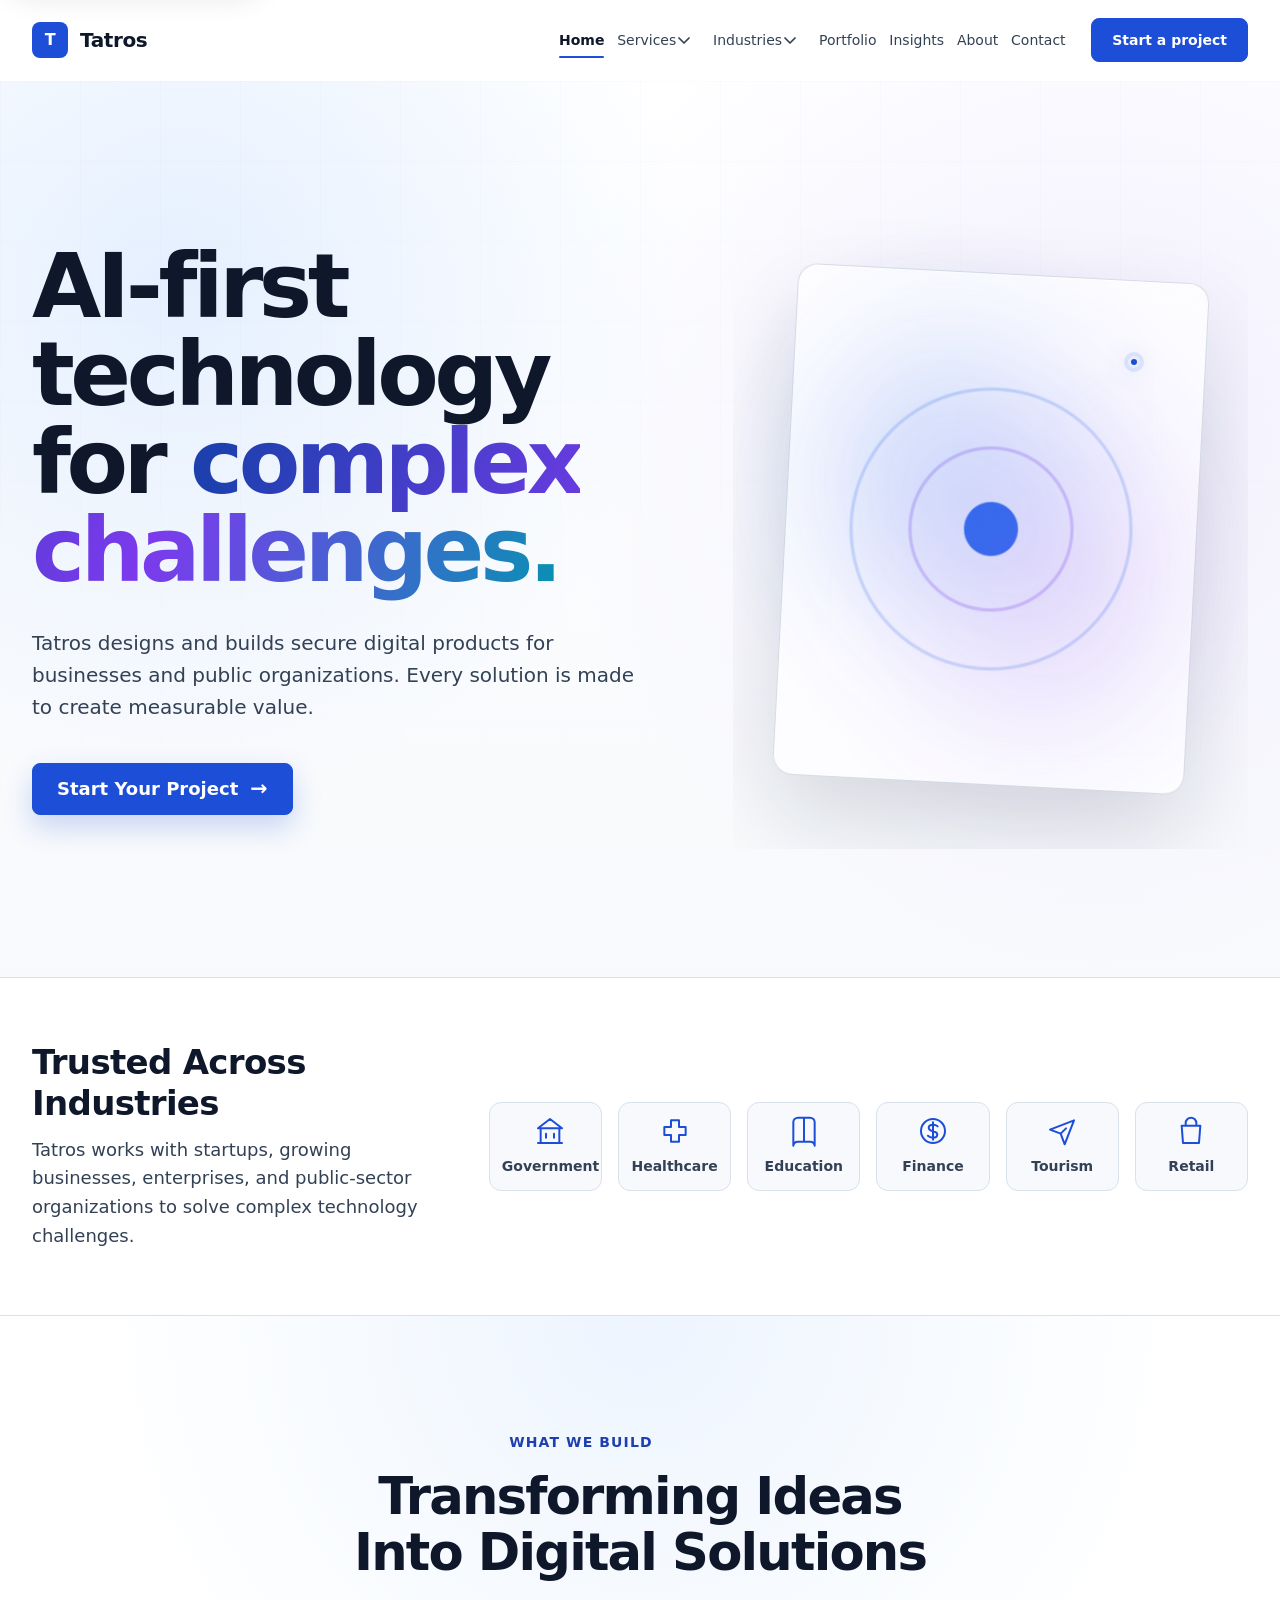
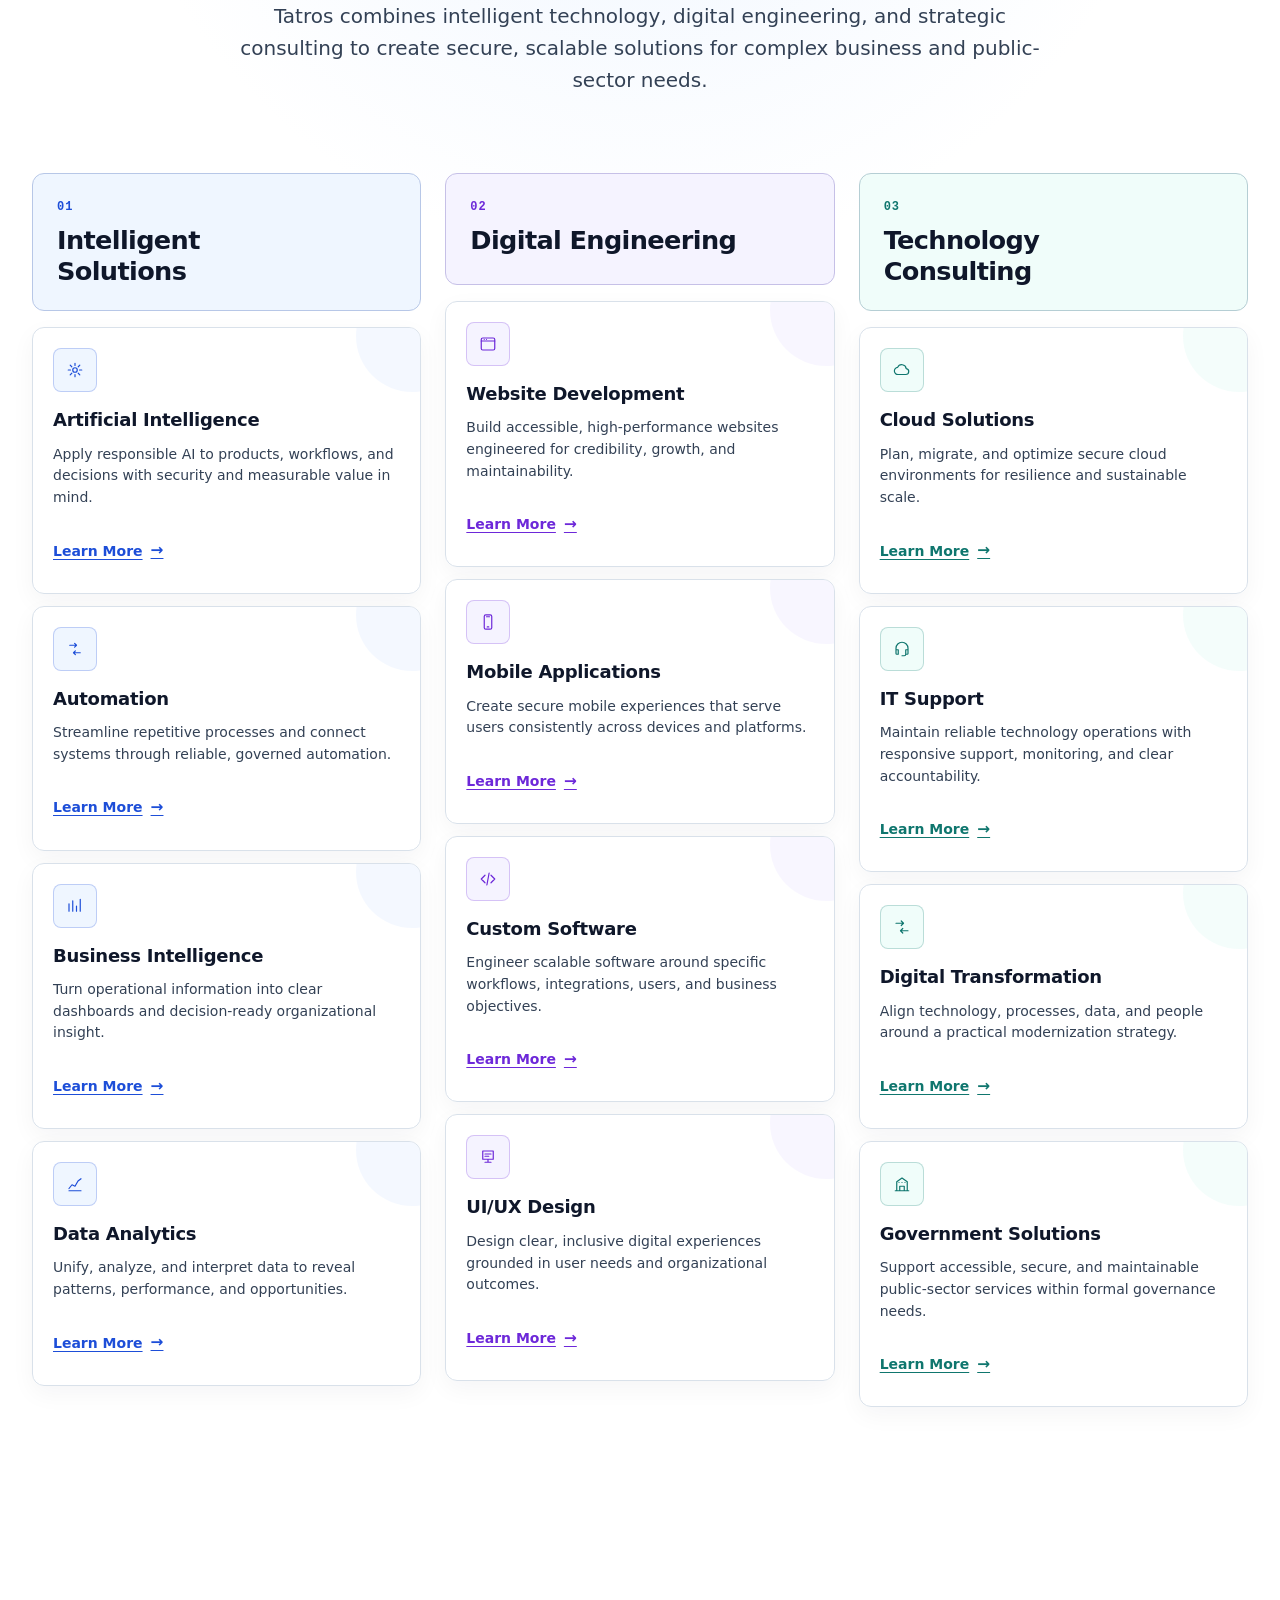
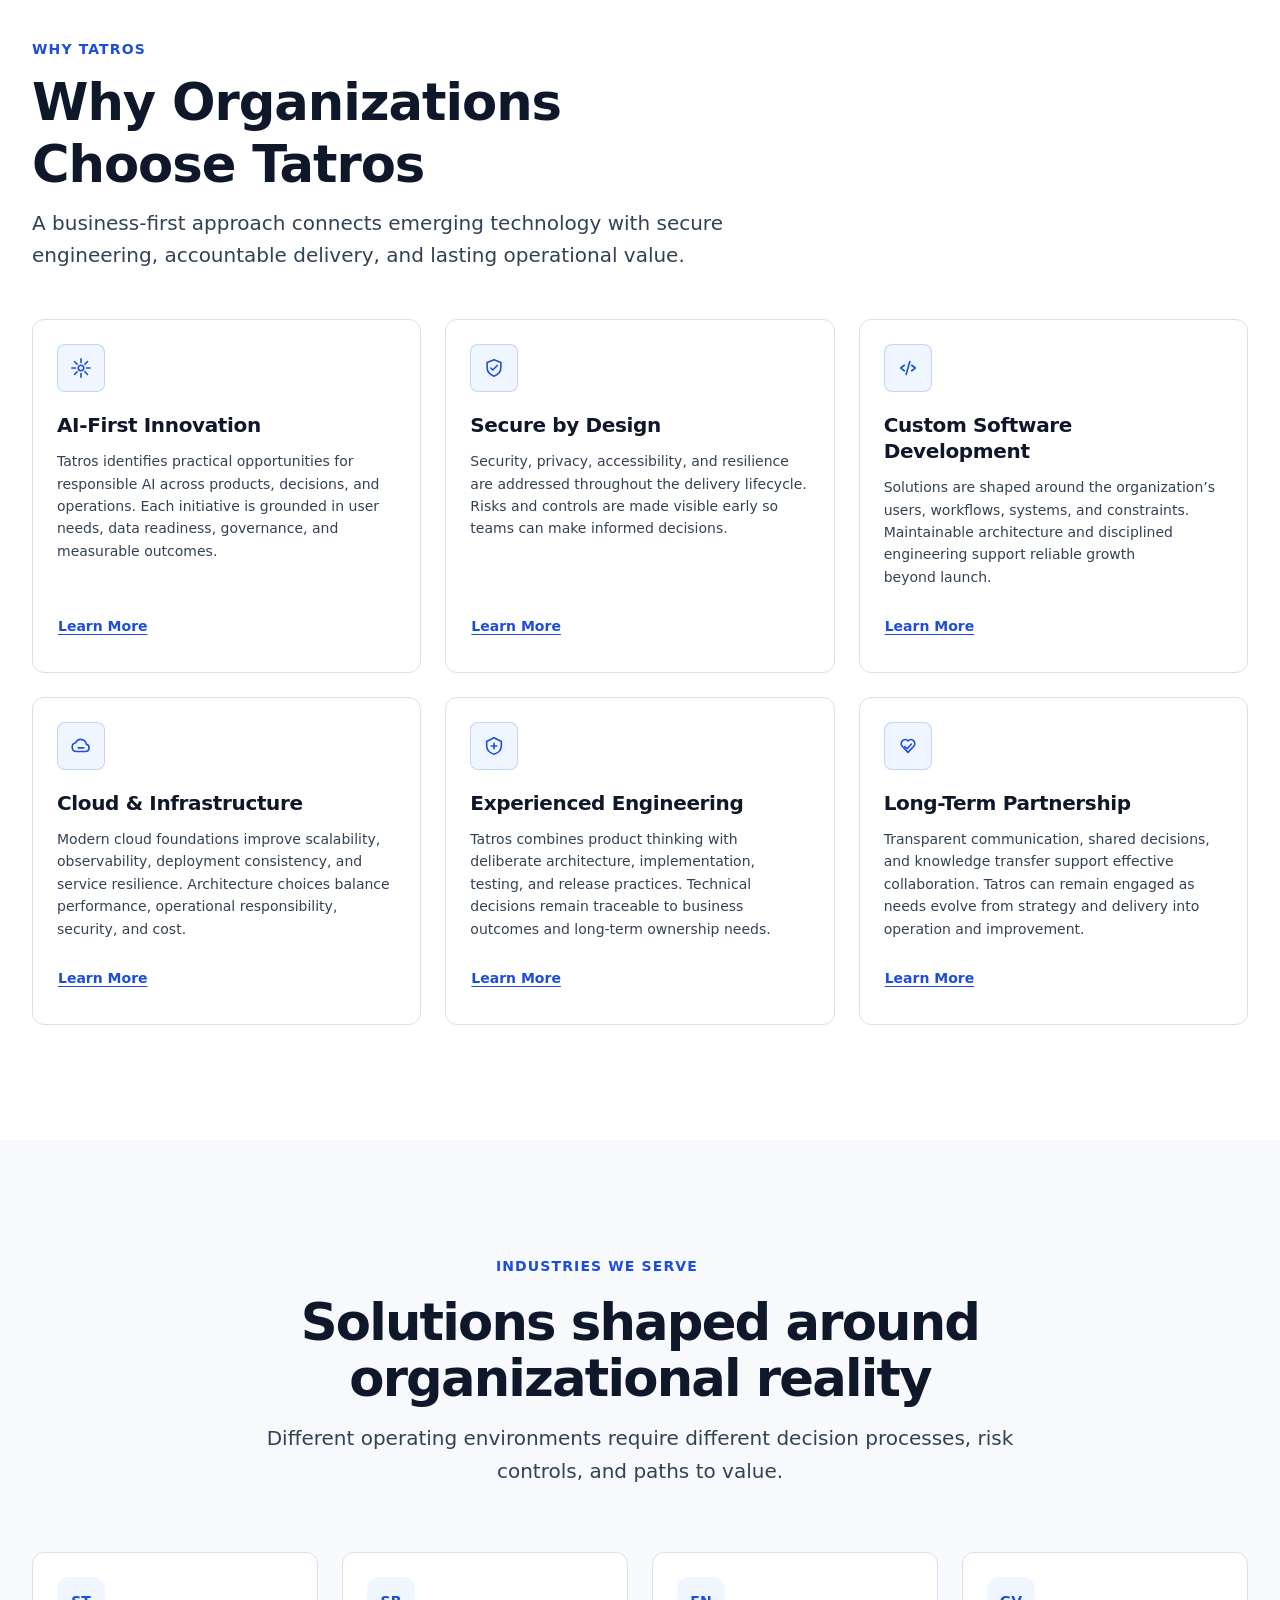
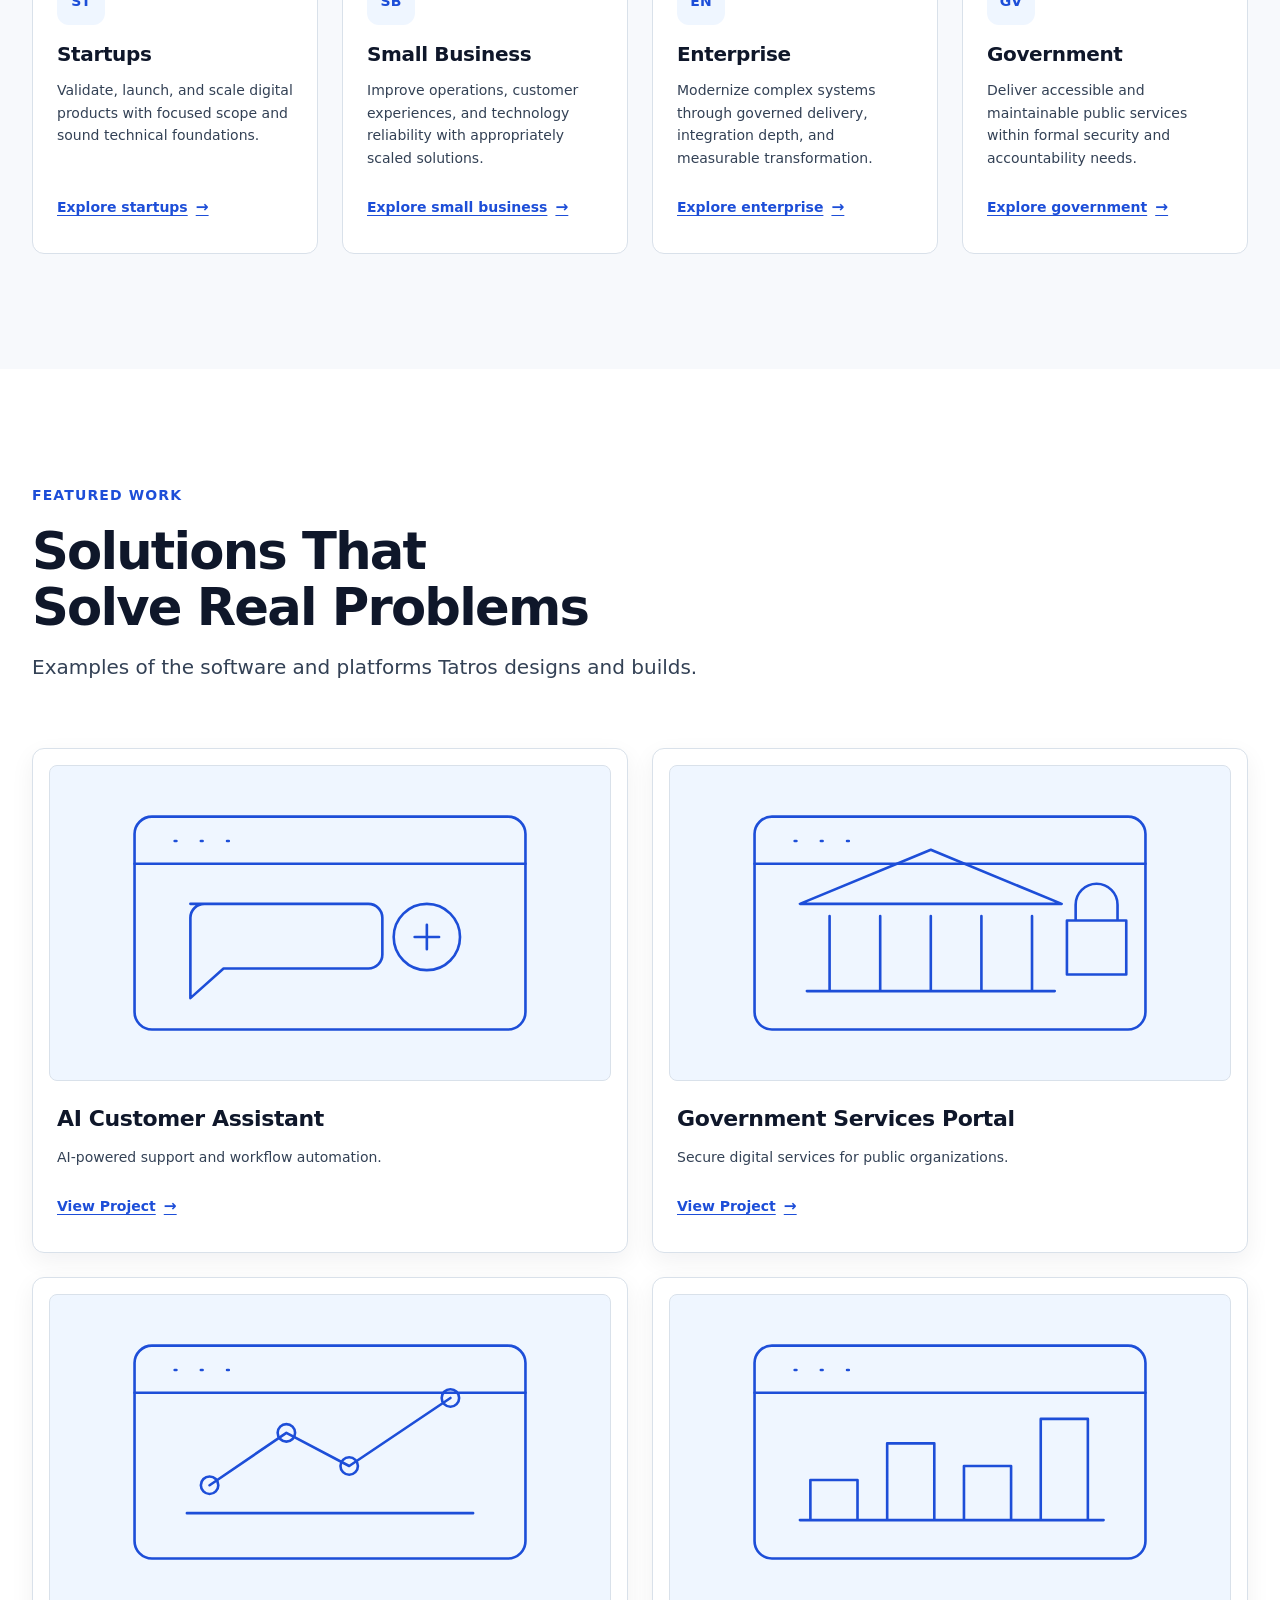
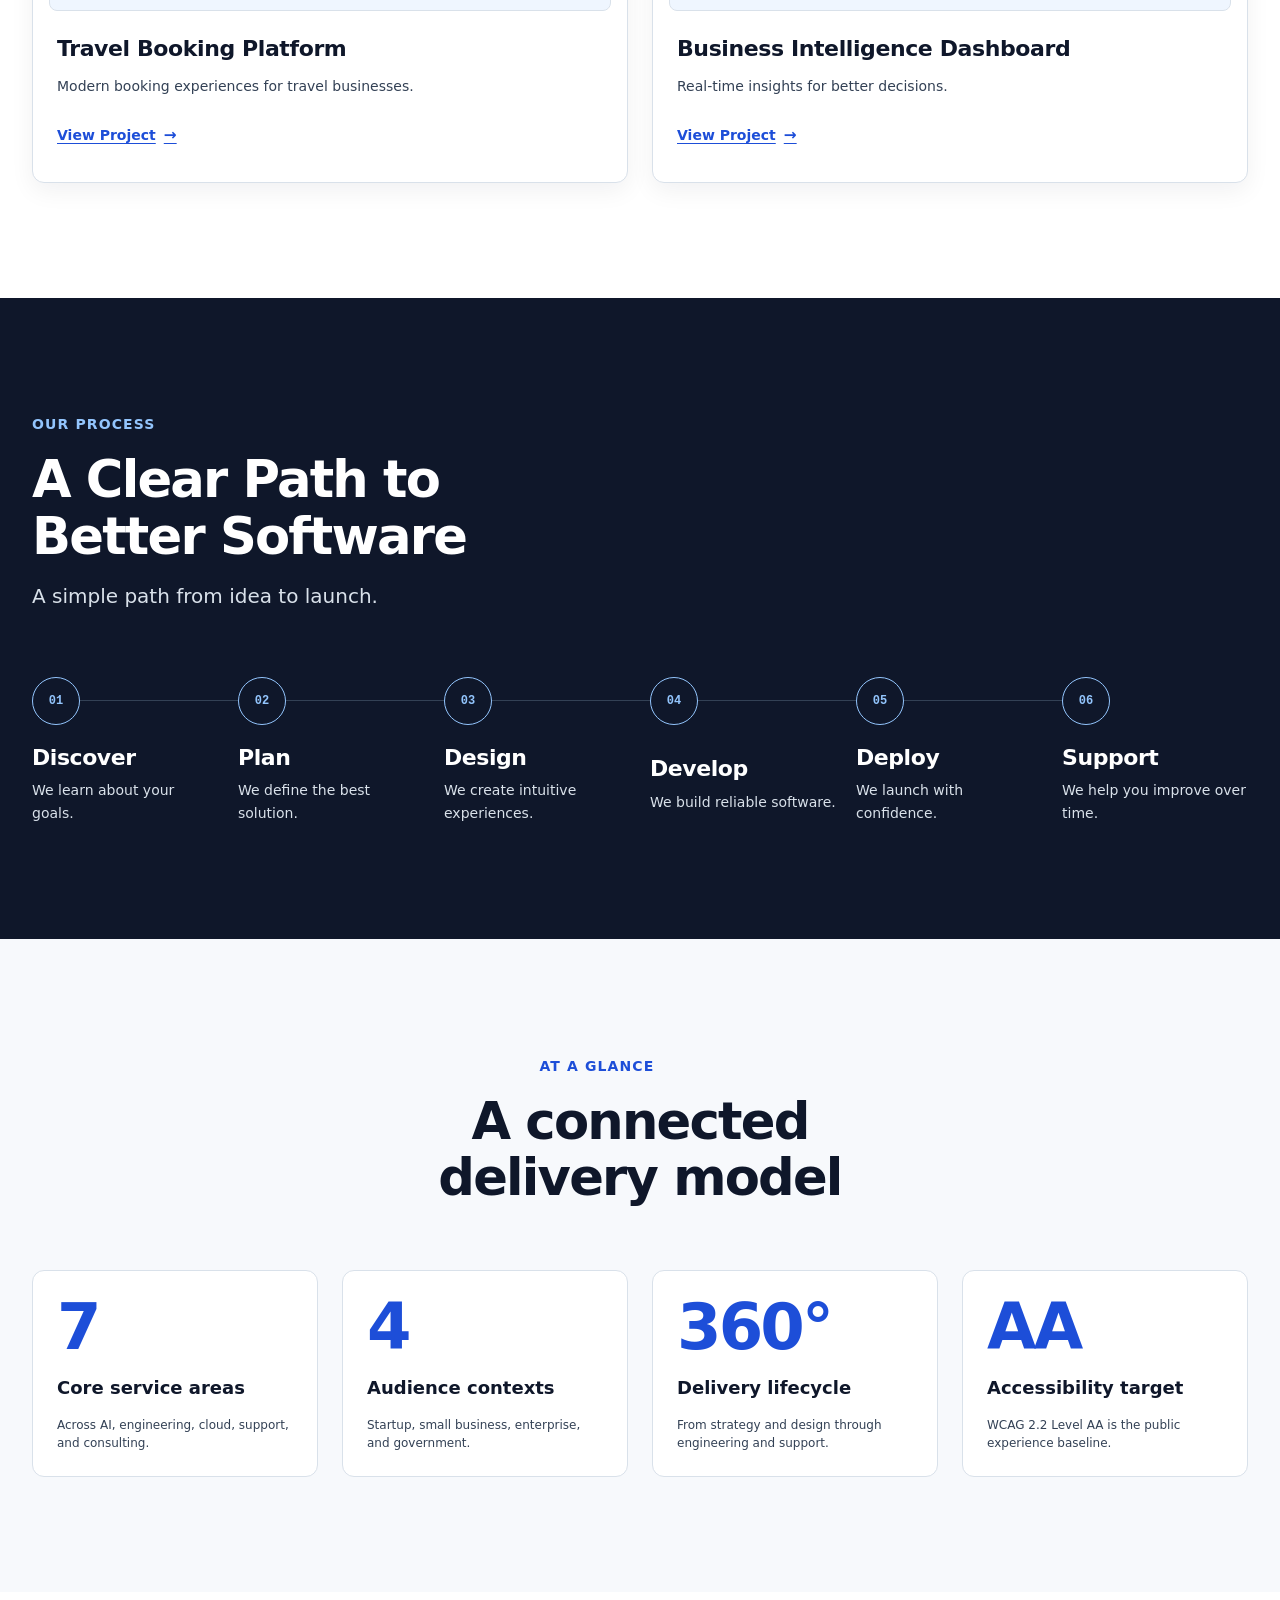
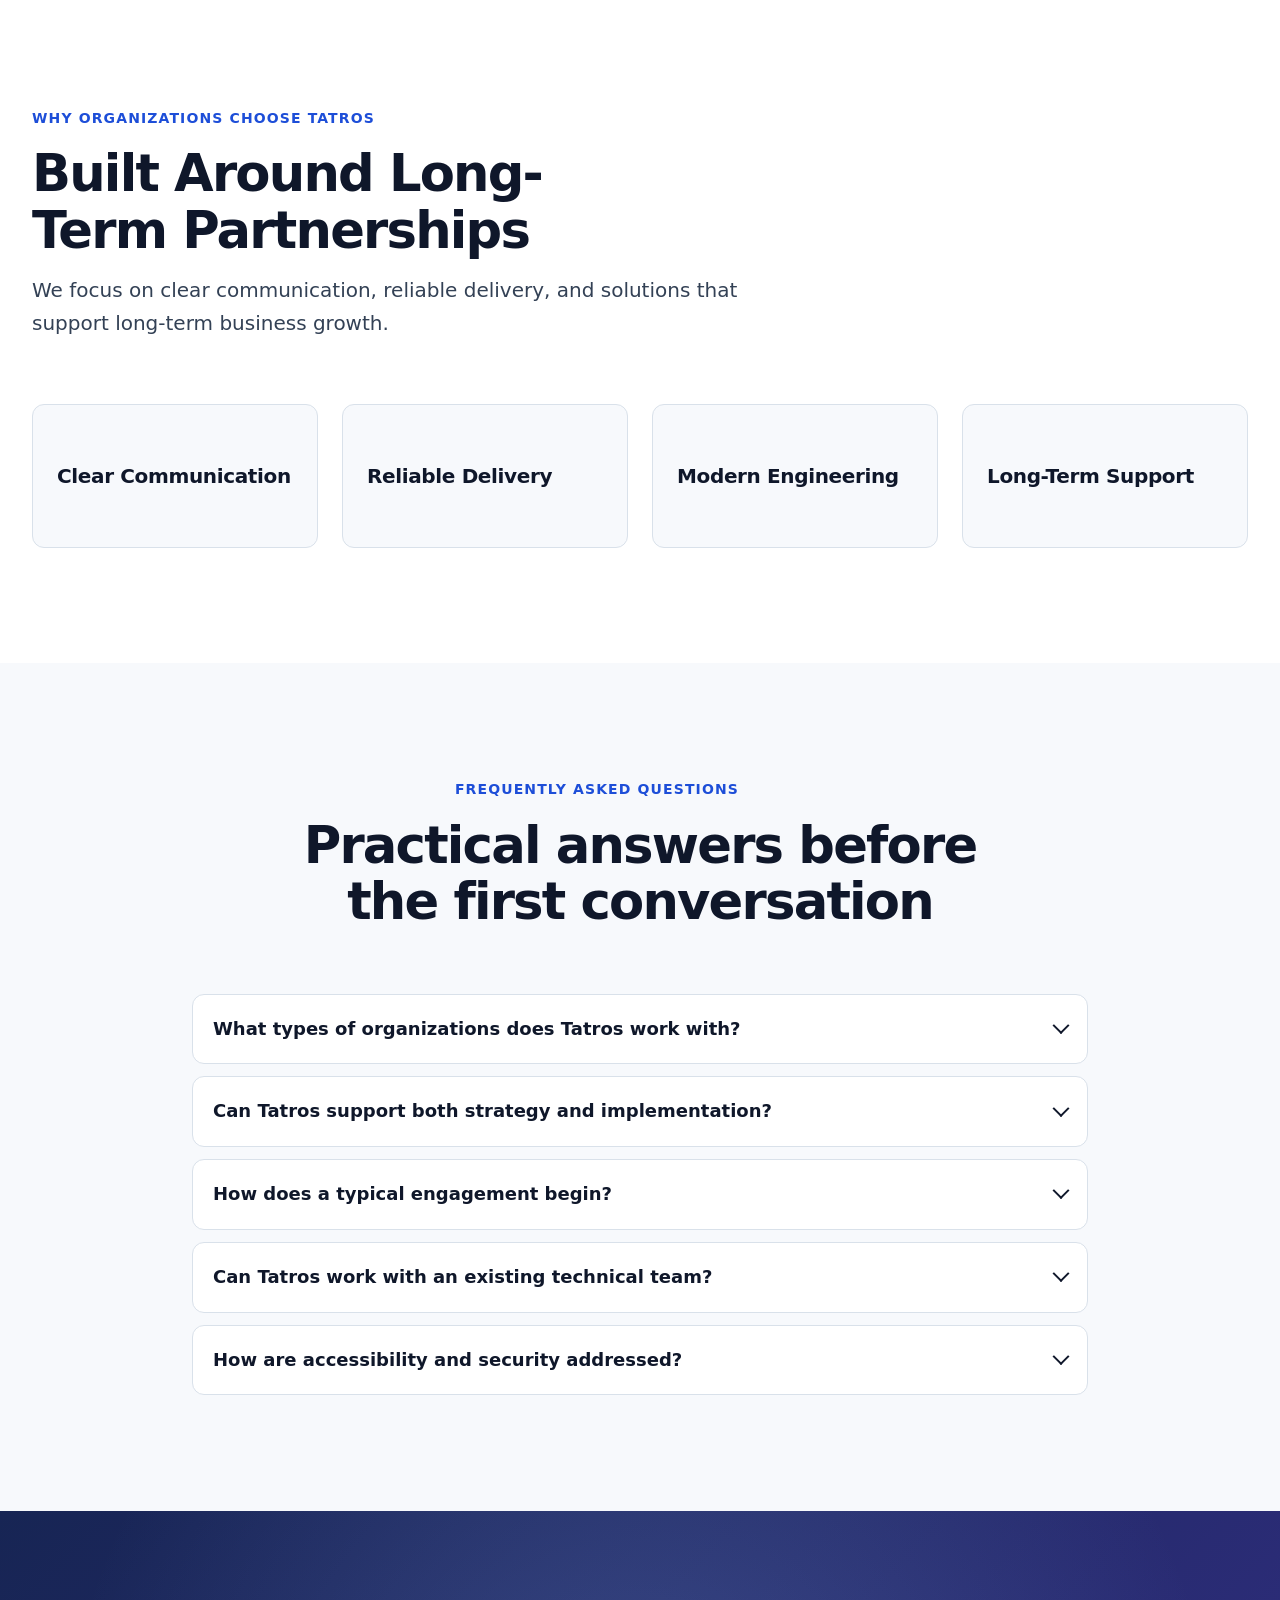
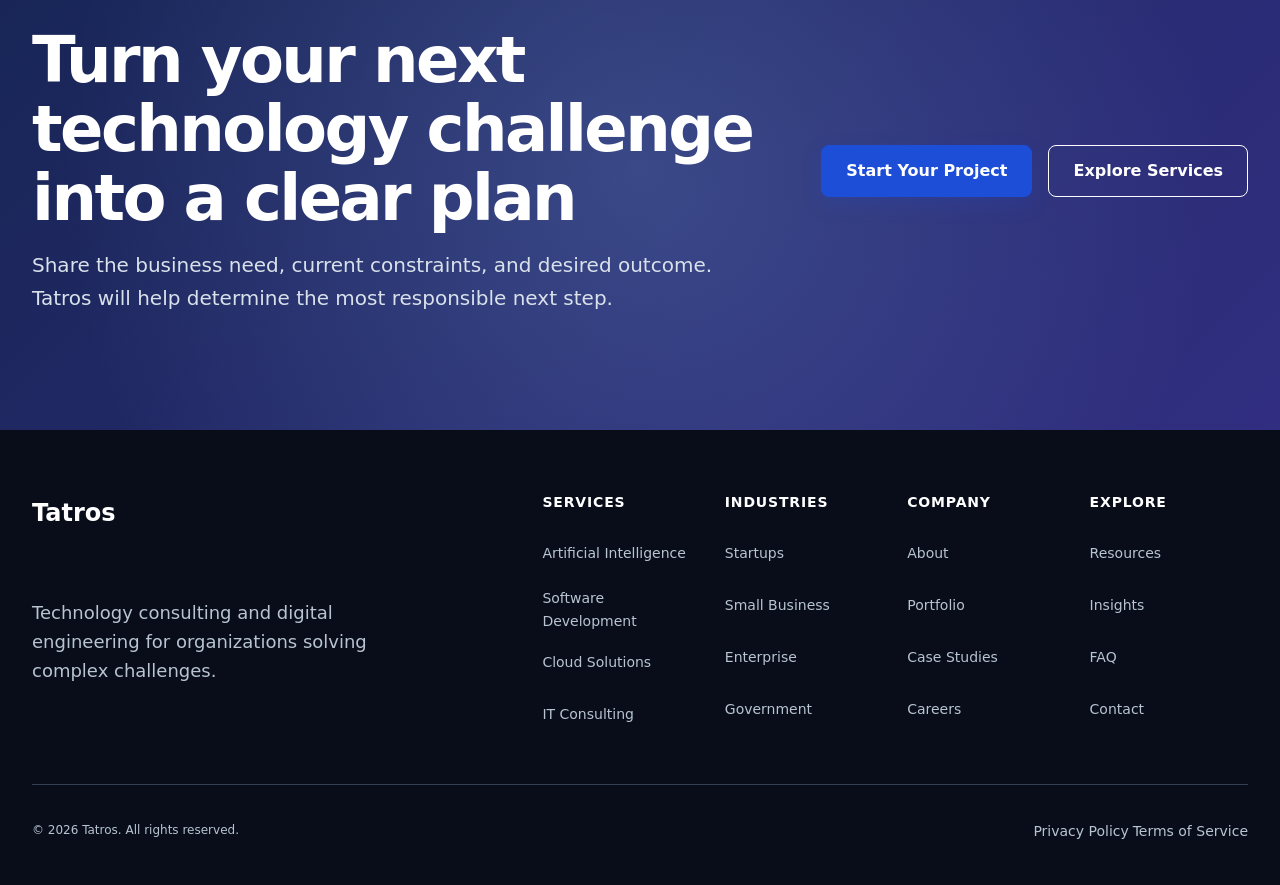
<file: index.html>
<!doctype html>
<html lang="en">
  <head>
    <meta charset="utf-8">
    <meta name="viewport" content="width=device-width, initial-scale=1">
    <meta
      name="description"
      content="Tatros is a technology consulting and digital engineering company."
    >
    <title>Tatros | Technology Consulting and Digital Engineering</title>

    <link rel="stylesheet" href="css/main.css">
    <script src="js/components/navigation.js" defer></script>
  </head>
  <body>
    <a class="navigation__skip-link" href="#main-content">Skip to main content</a>

    <!-- ====================================================================
         Global navigation
         ==================================================================== -->
    <header class="navigation" data-navigation>
      <div class="navigation__container l-container">
        <a class="navigation__logo" href="/" aria-label="Tatros home">
          <span class="navigation__logo-mark" aria-hidden="true">T</span>
          <span class="navigation__logo-text">Tatros</span>
        </a>

        <button
          class="navigation__menu-toggle"
          type="button"
          aria-expanded="false"
          aria-controls="primary-navigation"
          aria-label="Open navigation menu"
          data-navigation-toggle
        >
          <span class="navigation__menu-icon" aria-hidden="true">
            <span class="navigation__menu-icon-line"></span>
            <span class="navigation__menu-icon-line"></span>
            <span class="navigation__menu-icon-line"></span>
          </span>
          <span class="navigation__menu-label">Menu</span>
        </button>

        <nav
          class="navigation__panel"
          id="primary-navigation"
          aria-label="Primary navigation"
          data-navigation-panel
        >
          <ul class="navigation__list" role="list">
            <li class="navigation__item">
              <a class="navigation__link" href="/" aria-current="page">Home</a>
            </li>

            <li class="navigation__item navigation__item--has-submenu" data-navigation-item>
              <div class="navigation__item-row">
                <a class="navigation__link" href="services.html">Services</a>
                <button
                  class="navigation__submenu-toggle"
                  type="button"
                  aria-expanded="false"
                  aria-controls="services-menu"
                  aria-label="Show Services menu"
                  data-submenu-toggle
                >
                  <svg
                    class="navigation__submenu-icon"
                    viewBox="0 0 16 16"
                    width="16"
                    height="16"
                    aria-hidden="true"
                    focusable="false"
                  >
                    <path d="m3 6 5 5 5-5" fill="none" stroke="currentColor" stroke-width="1.75" stroke-linecap="round" stroke-linejoin="round"></path>
                  </svg>
                </button>
              </div>

              <ul class="navigation__submenu" id="services-menu" role="list" data-submenu>
                <li><a class="navigation__submenu-link" href="services.html#artificial-intelligence">Artificial Intelligence</a></li>
                <li><a class="navigation__submenu-link" href="services.html#web-development">Website Development</a></li>
                <li><a class="navigation__submenu-link" href="services.html#mobile-development">Mobile App Development</a></li>
                <li><a class="navigation__submenu-link" href="services.html#software-development">Software Development</a></li>
                <li><a class="navigation__submenu-link" href="services.html#managed-it-services">IT Support</a></li>
                <li><a class="navigation__submenu-link" href="services.html#cloud-solutions">Cloud Solutions</a></li>
                <li><a class="navigation__submenu-link" href="services.html#it-consulting">IT Consulting</a></li>
              </ul>
            </li>

            <li class="navigation__item navigation__item--has-submenu" data-navigation-item>
              <div class="navigation__item-row">
                <a class="navigation__link" href="/industries/">Industries</a>
                <button
                  class="navigation__submenu-toggle"
                  type="button"
                  aria-expanded="false"
                  aria-controls="industries-menu"
                  aria-label="Show Industries menu"
                  data-submenu-toggle
                >
                  <svg
                    class="navigation__submenu-icon"
                    viewBox="0 0 16 16"
                    width="16"
                    height="16"
                    aria-hidden="true"
                    focusable="false"
                  >
                    <path d="m3 6 5 5 5-5" fill="none" stroke="currentColor" stroke-width="1.75" stroke-linecap="round" stroke-linejoin="round"></path>
                  </svg>
                </button>
              </div>

              <ul class="navigation__submenu" id="industries-menu" role="list" data-submenu>
                <li><a class="navigation__submenu-link" href="/industries/startups/">Startups</a></li>
                <li><a class="navigation__submenu-link" href="/industries/small-business/">Small Business</a></li>
                <li><a class="navigation__submenu-link" href="/industries/enterprise/">Enterprise</a></li>
                <li><a class="navigation__submenu-link" href="/industries/government/">Government</a></li>
              </ul>
            </li>

            <li class="navigation__item">
              <a class="navigation__link" href="/portfolio/">Portfolio</a>
            </li>
            <li class="navigation__item">
              <a class="navigation__link" href="/blog/">Insights</a>
            </li>
            <li class="navigation__item">
              <a class="navigation__link" href="about.html">About</a>
            </li>
            <li class="navigation__item">
              <a class="navigation__link" href="/contact/">Contact</a>
            </li>
          </ul>

          <a class="navigation__cta" href="/contact/">Start a project</a>
        </nav>
      </div>

      <button
        class="navigation__overlay"
        type="button"
        aria-label="Close navigation menu"
        tabindex="-1"
        data-navigation-overlay
      ></button>
    </header>

    <!-- ====================================================================
         Hero
         ==================================================================== -->
    <main id="main-content" tabindex="-1">
      <section class="hero" aria-labelledby="hero-title">
        <div class="hero__container l-container">
          <div class="hero__content">
            <h1 class="hero__title" id="hero-title">
              AI-first technology for
              <span class="hero__title-highlight">complex challenges.</span>
            </h1>

            <p class="hero__description">
              Tatros designs and builds secure digital products for businesses
              and public organizations. Every solution is made to create
              measurable value.
            </p>

            <div class="hero__actions">
              <a class="hero__action" href="/contact/">
                Start Your Project
                <span class="hero__action-icon" aria-hidden="true">→</span>
              </a>
            </div>
          </div>

          <!-- Decorative CSS technology illustration. -->
          <div class="hero__visual" aria-hidden="true">
            <div class="hero__visual-glow"></div>
          </div>
        </div>
      </section>

      <!-- ==================================================================
           Trusted By
           ================================================================== -->
      <section class="trusted-by" aria-labelledby="trusted-by-title">
        <div class="trusted-by__container l-container">
          <header class="trusted-by__header">
            <h2 class="trusted-by__title" id="trusted-by-title">Trusted Across Industries</h2>
            <p class="trusted-by__description">
              Tatros works with startups, growing businesses, enterprises, and
              public-sector organizations to solve complex technology challenges.
            </p>
          </header>

          <ul class="trusted-by__grid" aria-label="Industries served" role="list">
            <li class="trusted-by__industry">
              <svg class="trusted-by__industry-icon" viewBox="0 0 24 24" aria-hidden="true" focusable="false">
                <path d="M3 21h18M5 21V10h14v11M3 10h18L12 3 3 10Zm6 4v3m6-3v3"></path>
              </svg>
              <span class="trusted-by__industry-name">Government</span>
            </li>
            <li class="trusted-by__industry">
              <svg class="trusted-by__industry-icon" viewBox="0 0 24 24" aria-hidden="true" focusable="false">
                <path d="M9 4h6v5h5v6h-5v5H9v-5H4V9h5V4Z"></path>
              </svg>
              <span class="trusted-by__industry-name">Healthcare</span>
            </li>
            <li class="trusted-by__industry">
              <svg class="trusted-by__industry-icon" viewBox="0 0 24 24" aria-hidden="true" focusable="false">
                <path d="M4 5.5A3.5 3.5 0 0 1 7.5 2H12v18H7.5A3.5 3.5 0 0 0 4 23V5.5Zm16 0A3.5 3.5 0 0 0 16.5 2H12v18h4.5A3.5 3.5 0 0 1 20 23V5.5Z"></path>
              </svg>
              <span class="trusted-by__industry-name">Education</span>
            </li>
            <li class="trusted-by__industry">
              <svg class="trusted-by__industry-icon" viewBox="0 0 24 24" aria-hidden="true" focusable="false">
                <circle cx="12" cy="12" r="9"></circle>
                <path d="M15.5 8.5c-.8-.8-2-1.2-3.5-1.2-1.9 0-3.2.9-3.2 2.3 0 3.7 6.4 1.4 6.4 5 0 1.4-1.3 2.4-3.3 2.4-1.5 0-2.8-.5-3.7-1.4M12 5.5v13"></path>
              </svg>
              <span class="trusted-by__industry-name">Finance</span>
            </li>
            <li class="trusted-by__industry">
              <svg class="trusted-by__industry-icon" viewBox="0 0 24 24" aria-hidden="true" focusable="false">
                <path d="m3 11 18-7-7 18-3-8-8-3Zm8 3 4-4"></path>
              </svg>
              <span class="trusted-by__industry-name">Tourism</span>
            </li>
            <li class="trusted-by__industry">
              <svg class="trusted-by__industry-icon" viewBox="0 0 24 24" aria-hidden="true" focusable="false">
                <path d="M5 8h14l-1 13H6L5 8Zm3 0V6a4 4 0 0 1 8 0v2"></path>
              </svg>
              <span class="trusted-by__industry-name">Retail</span>
            </li>
          </ul>
        </div>
      </section>

      <!-- ==================================================================
           Services overview
           ================================================================== -->
      <section class="services" aria-labelledby="services-title">
        <div class="l-container">
          <header class="services__header">
            <p class="services__eyebrow">What we build</p>
            <h2 class="services__title" id="services-title">
              Transforming Ideas Into Digital Solutions
            </h2>
            <p class="services__introduction">
              Tatros combines intelligent technology, digital engineering, and
              strategic consulting to create secure, scalable solutions for
              complex business and public-sector needs.
            </p>
          </header>

          <div class="services__pillars">
            <!-- Intelligent Solutions pillar -->
            <section class="service-pillar" aria-labelledby="intelligent-solutions-title">
              <header class="service-pillar__header">
                <span class="service-pillar__number" aria-hidden="true">01</span>
                <h3 class="service-pillar__title" id="intelligent-solutions-title">
                  Intelligent Solutions
                </h3>
              </header>

              <ul class="service-pillar__cards" role="list">
                <li>
                  <article class="service-card">
                    <svg class="service-card__icon" viewBox="0 0 24 24" aria-hidden="true" focusable="false">
                      <circle cx="12" cy="12" r="3" fill="none" stroke="currentColor" stroke-width="1.6"></circle>
                      <path d="M12 3v3m0 12v3M3 12h3m12 0h3M5.6 5.6l2.1 2.1m8.6 8.6 2.1 2.1m0-12.8-2.1 2.1m-8.6 8.6-2.1 2.1" fill="none" stroke="currentColor" stroke-width="1.6" stroke-linecap="round"></path>
                    </svg>
                    <h4 class="service-card__title">Artificial Intelligence</h4>
                    <p class="service-card__description">Apply responsible AI to products, workflows, and decisions with security and measurable value in mind.</p>
                    <a class="service-card__link" href="services.html#artificial-intelligence">Learn More<span class="u-visually-hidden"> about Artificial Intelligence</span></a>
                  </article>
                </li>
                <li>
                  <article class="service-card">
                    <svg class="service-card__icon" viewBox="0 0 24 24" aria-hidden="true" focusable="false">
                      <path d="M5 7h9m0 0-2.5-2.5M14 7l-2.5 2.5M19 17h-9m0 0 2.5-2.5M10 17l2.5 2.5" fill="none" stroke="currentColor" stroke-width="1.6" stroke-linecap="round" stroke-linejoin="round"></path>
                    </svg>
                    <h4 class="service-card__title">Automation</h4>
                    <p class="service-card__description">Streamline repetitive processes and connect systems through reliable, governed automation.</p>
                    <a class="service-card__link" href="services.html#artificial-intelligence">Learn More<span class="u-visually-hidden"> about Automation</span></a>
                  </article>
                </li>
                <li>
                  <article class="service-card">
                    <svg class="service-card__icon" viewBox="0 0 24 24" aria-hidden="true" focusable="false">
                      <path d="M4 19V9m5 10V5m5 14v-7m5 7V3" fill="none" stroke="currentColor" stroke-width="1.6" stroke-linecap="round"></path>
                    </svg>
                    <h4 class="service-card__title">Business Intelligence</h4>
                    <p class="service-card__description">Turn operational information into clear dashboards and decision-ready organizational insight.</p>
                    <a class="service-card__link" href="services.html#artificial-intelligence">Learn More<span class="u-visually-hidden"> about Business Intelligence</span></a>
                  </article>
                </li>
                <li>
                  <article class="service-card">
                    <svg class="service-card__icon" viewBox="0 0 24 24" aria-hidden="true" focusable="false">
                      <path d="M4 18l4-5 4 2 4-7 4-3M4 21h16" fill="none" stroke="currentColor" stroke-width="1.6" stroke-linecap="round" stroke-linejoin="round"></path>
                    </svg>
                    <h4 class="service-card__title">Data Analytics</h4>
                    <p class="service-card__description">Unify, analyze, and interpret data to reveal patterns, performance, and opportunities.</p>
                    <a class="service-card__link" href="services.html#artificial-intelligence">Learn More<span class="u-visually-hidden"> about Data Analytics</span></a>
                  </article>
                </li>
              </ul>
            </section>

            <!-- Digital Engineering pillar -->
            <section class="service-pillar service-pillar--engineering" aria-labelledby="digital-engineering-title">
              <header class="service-pillar__header">
                <span class="service-pillar__number" aria-hidden="true">02</span>
                <h3 class="service-pillar__title" id="digital-engineering-title">
                  Digital Engineering
                </h3>
              </header>

              <ul class="service-pillar__cards" role="list">
                <li>
                  <article class="service-card">
                    <svg class="service-card__icon" viewBox="0 0 24 24" aria-hidden="true" focusable="false">
                      <rect x="3" y="4" width="18" height="16" rx="2" fill="none" stroke="currentColor" stroke-width="1.6"></rect>
                      <path d="M3 8h18M7 6h.01M10 6h.01" fill="none" stroke="currentColor" stroke-width="1.6" stroke-linecap="round"></path>
                    </svg>
                    <h4 class="service-card__title">Website Development</h4>
                    <p class="service-card__description">Build accessible, high-performance websites engineered for credibility, growth, and maintainability.</p>
                    <a class="service-card__link" href="services.html#web-development">Learn More<span class="u-visually-hidden"> about Website Development</span></a>
                  </article>
                </li>
                <li>
                  <article class="service-card">
                    <svg class="service-card__icon" viewBox="0 0 24 24" aria-hidden="true" focusable="false">
                      <rect x="7" y="2.5" width="10" height="19" rx="2" fill="none" stroke="currentColor" stroke-width="1.6"></rect>
                      <path d="M10 5h4m-3 13.5h2" fill="none" stroke="currentColor" stroke-width="1.6" stroke-linecap="round"></path>
                    </svg>
                    <h4 class="service-card__title">Mobile Applications</h4>
                    <p class="service-card__description">Create secure mobile experiences that serve users consistently across devices and platforms.</p>
                    <a class="service-card__link" href="services.html#mobile-development">Learn More<span class="u-visually-hidden"> about Mobile Applications</span></a>
                  </article>
                </li>
                <li>
                  <article class="service-card">
                    <svg class="service-card__icon" viewBox="0 0 24 24" aria-hidden="true" focusable="false">
                      <path d="m8 7-5 5 5 5m8-10 5 5-5 5m-5.5 3 3-16" fill="none" stroke="currentColor" stroke-width="1.6" stroke-linecap="round" stroke-linejoin="round"></path>
                    </svg>
                    <h4 class="service-card__title">Custom Software</h4>
                    <p class="service-card__description">Engineer scalable software around specific workflows, integrations, users, and business objectives.</p>
                    <a class="service-card__link" href="services.html#software-development">Learn More<span class="u-visually-hidden"> about Custom Software</span></a>
                  </article>
                </li>
                <li>
                  <article class="service-card">
                    <svg class="service-card__icon" viewBox="0 0 24 24" aria-hidden="true" focusable="false">
                      <path d="M5 4h14v11H5zM8 19h8m-4-4v4M8 8h8m-8 3h5" fill="none" stroke="currentColor" stroke-width="1.6" stroke-linecap="round" stroke-linejoin="round"></path>
                    </svg>
                    <h4 class="service-card__title">UI/UX Design</h4>
                    <p class="service-card__description">Design clear, inclusive digital experiences grounded in user needs and organizational outcomes.</p>
                    <a class="service-card__link" href="services.html#web-development">Learn More<span class="u-visually-hidden"> about UI and UX Design</span></a>
                  </article>
                </li>
              </ul>
            </section>

            <!-- Technology Consulting pillar -->
            <section class="service-pillar service-pillar--consulting" aria-labelledby="technology-consulting-title">
              <header class="service-pillar__header">
                <span class="service-pillar__number" aria-hidden="true">03</span>
                <h3 class="service-pillar__title" id="technology-consulting-title">
                  Technology Consulting
                </h3>
              </header>

              <ul class="service-pillar__cards" role="list">
                <li>
                  <article class="service-card">
                    <svg class="service-card__icon" viewBox="0 0 24 24" aria-hidden="true" focusable="false">
                      <path d="M7 18h10a4 4 0 0 0 .6-7.95A6 6 0 0 0 6.2 8.5 4.75 4.75 0 0 0 7 18Z" fill="none" stroke="currentColor" stroke-width="1.6" stroke-linecap="round" stroke-linejoin="round"></path>
                    </svg>
                    <h4 class="service-card__title">Cloud Solutions</h4>
                    <p class="service-card__description">Plan, migrate, and optimize secure cloud environments for resilience and sustainable scale.</p>
                    <a class="service-card__link" href="services.html#cloud-solutions">Learn More<span class="u-visually-hidden"> about Cloud Solutions</span></a>
                  </article>
                </li>
                <li>
                  <article class="service-card">
                    <svg class="service-card__icon" viewBox="0 0 24 24" aria-hidden="true" focusable="false">
                      <path d="M4 13v-2a8 8 0 0 1 16 0v2M4 13h3v6H5a1 1 0 0 1-1-1v-5Zm16 0h-3v6h2a1 1 0 0 0 1-1v-5ZM17 19c0 1.1-.9 2-2 2h-3" fill="none" stroke="currentColor" stroke-width="1.6" stroke-linecap="round" stroke-linejoin="round"></path>
                    </svg>
                    <h4 class="service-card__title">IT Support</h4>
                    <p class="service-card__description">Maintain reliable technology operations with responsive support, monitoring, and clear accountability.</p>
                    <a class="service-card__link" href="services.html#managed-it-services">Learn More<span class="u-visually-hidden"> about IT Support</span></a>
                  </article>
                </li>
                <li>
                  <article class="service-card">
                    <svg class="service-card__icon" viewBox="0 0 24 24" aria-hidden="true" focusable="false">
                      <path d="M4 7h10m0 0-3-3m3 3-3 3m9 7H10m0 0 3-3m-3 3 3 3" fill="none" stroke="currentColor" stroke-width="1.6" stroke-linecap="round" stroke-linejoin="round"></path>
                    </svg>
                    <h4 class="service-card__title">Digital Transformation</h4>
                    <p class="service-card__description">Align technology, processes, data, and people around a practical modernization strategy.</p>
                    <a class="service-card__link" href="services.html#it-consulting">Learn More<span class="u-visually-hidden"> about Digital Transformation</span></a>
                  </article>
                </li>
                <li>
                  <article class="service-card">
                    <svg class="service-card__icon" viewBox="0 0 24 24" aria-hidden="true" focusable="false">
                      <path d="M3 21h18M5 21V9l7-5 7 5v12M9 21v-6h6v6M8 10h.01M12 10h.01M16 10h.01" fill="none" stroke="currentColor" stroke-width="1.6" stroke-linecap="round" stroke-linejoin="round"></path>
                    </svg>
                    <h4 class="service-card__title">Government Solutions</h4>
                    <p class="service-card__description">Support accessible, secure, and maintainable public-sector services within formal governance needs.</p>
                    <a class="service-card__link" href="/industries/government/">Learn More<span class="u-visually-hidden"> about Government Solutions</span></a>
                  </article>
                </li>
              </ul>
            </section>
          </div>
        </div>
      </section>

      <!-- ==================================================================
           Why Choose Tatros
           ================================================================== -->
      <section class="why-choose" aria-labelledby="why-tatros-title">
        <div class="l-container">
          <header class="why-choose__header">
            <p class="why-choose__eyebrow">Why Tatros</p>
            <h2 class="why-choose__title" id="why-tatros-title">Why Organizations Choose Tatros</h2>
            <p class="why-choose__description">A business-first approach connects emerging technology with secure engineering, accountable delivery, and lasting operational value.</p>
          </header>

          <ul class="why-choose__grid" role="list">
            <li>
              <article class="card card--feature card--actionable why-choose__card">
                <div class="card__body">
                  <svg class="card__icon why-choose__icon" viewBox="0 0 24 24" aria-hidden="true" focusable="false"><circle cx="12" cy="12" r="3"></circle><path d="M12 2v4m0 12v4M2 12h4m12 0h4M4.9 4.9l2.8 2.8m8.6 8.6 2.8 2.8m0-14.2-2.8 2.8M7.7 16.3l-2.8 2.8"></path></svg>
                  <h3 class="card__title">AI-First Innovation</h3>
                  <p class="card__description">Tatros identifies practical opportunities for responsible AI across products, decisions, and operations. Each initiative is grounded in user needs, data readiness, governance, and measurable outcomes.</p>
                </div>
                <footer class="card__footer"><a class="button button--text" href="services.html#artificial-intelligence">Learn More<span class="u-visually-hidden"> about AI-First Innovation</span></a></footer>
              </article>
            </li>
            <li>
              <article class="card card--feature card--actionable why-choose__card">
                <div class="card__body">
                  <svg class="card__icon why-choose__icon" viewBox="0 0 24 24" aria-hidden="true" focusable="false"><path d="M12 3 4.5 6v5.5c0 4.7 3.1 7.9 7.5 9.5 4.4-1.6 7.5-4.8 7.5-9.5V6L12 3Z"></path><path d="m8.5 12 2.2 2.2 4.8-5"></path></svg>
                  <h3 class="card__title">Secure by Design</h3>
                  <p class="card__description">Security, privacy, accessibility, and resilience are addressed throughout the delivery lifecycle. Risks and controls are made visible early so teams can make informed decisions.</p>
                </div>
                <footer class="card__footer"><a class="button button--text" href="services.html#it-consulting">Learn More<span class="u-visually-hidden"> about Secure by Design</span></a></footer>
              </article>
            </li>
            <li>
              <article class="card card--feature card--actionable why-choose__card">
                <div class="card__body">
                  <svg class="card__icon why-choose__icon" viewBox="0 0 24 24" aria-hidden="true" focusable="false"><path d="m8 9-4 3 4 3m8-6 4 3-4 3M14 5l-4 14"></path></svg>
                  <h3 class="card__title">Custom Software Development</h3>
                  <p class="card__description">Solutions are shaped around the organization’s users, workflows, systems, and constraints. Maintainable architecture and disciplined engineering support reliable growth beyond launch.</p>
                </div>
                <footer class="card__footer"><a class="button button--text" href="services.html#software-development">Learn More<span class="u-visually-hidden"> about Custom Software Development</span></a></footer>
              </article>
            </li>
            <li>
              <article class="card card--feature card--actionable why-choose__card">
                <div class="card__body">
                  <svg class="card__icon why-choose__icon" viewBox="0 0 24 24" aria-hidden="true" focusable="false"><path d="M7 18h10a4 4 0 0 0 .7-7.9A6 6 0 0 0 6.2 8.5 4.8 4.8 0 0 0 7 18Z"></path><path d="M9 14h6"></path></svg>
                  <h3 class="card__title">Cloud &amp; Infrastructure</h3>
                  <p class="card__description">Modern cloud foundations improve scalability, observability, deployment consistency, and service resilience. Architecture choices balance performance, operational responsibility, security, and cost.</p>
                </div>
                <footer class="card__footer"><a class="button button--text" href="services.html#cloud-solutions">Learn More<span class="u-visually-hidden"> about Cloud and Infrastructure</span></a></footer>
              </article>
            </li>
            <li>
              <article class="card card--feature card--actionable why-choose__card">
                <div class="card__body">
                  <svg class="card__icon why-choose__icon" viewBox="0 0 24 24" aria-hidden="true" focusable="false"><path d="M12 3 4 7v5c0 4.5 3.4 7.5 8 9 4.6-1.5 8-4.5 8-9V7l-8-4Z"></path><path d="M9 12h6m-3-3v6"></path></svg>
                  <h3 class="card__title">Experienced Engineering</h3>
                  <p class="card__description">Tatros combines product thinking with deliberate architecture, implementation, testing, and release practices. Technical decisions remain traceable to business outcomes and long-term ownership needs.</p>
                </div>
                <footer class="card__footer"><a class="button button--text" href="services.html#services-overview">Learn More<span class="u-visually-hidden"> about Experienced Engineering</span></a></footer>
              </article>
            </li>
            <li>
              <article class="card card--feature card--actionable why-choose__card">
                <div class="card__body">
                  <svg class="card__icon why-choose__icon" viewBox="0 0 24 24" aria-hidden="true" focusable="false"><path d="M8.5 12.5 11 15l4.5-5"></path><path d="M7 5.5a4 4 0 0 1 5 1 4 4 0 0 1 5-1c2.7 1.4 3.2 4.6 1.3 6.8L12 19l-6.3-6.7C3.8 10.1 4.3 6.9 7 5.5Z"></path></svg>
                  <h3 class="card__title">Long-Term Partnership</h3>
                  <p class="card__description">Transparent communication, shared decisions, and knowledge transfer support effective collaboration. Tatros can remain engaged as needs evolve from strategy and delivery into operation and improvement.</p>
                </div>
                <footer class="card__footer"><a class="button button--text" href="#final-cta-title">Learn More<span class="u-visually-hidden"> about Long-Term Partnership</span></a></footer>
              </article>
            </li>
          </ul>
        </div>
      </section>

      <!-- ==================================================================
           Industries We Serve
           ================================================================== -->
      <section class="homepage-section homepage-section--subtle" aria-labelledby="industries-title">
        <div class="l-container">
          <header class="homepage-section__header homepage-section__header--center">
            <p class="homepage-section__eyebrow">Industries We Serve</p>
            <h2 class="homepage-section__title" id="industries-title">Solutions shaped around organizational reality</h2>
            <p class="homepage-section__description">Different operating environments require different decision processes, risk controls, and paths to value.</p>
          </header>
          <ul class="card-grid" role="list">
            <li><article class="card card--feature card--interactive"><span class="industry-card__symbol" aria-hidden="true">ST</span><div class="card__body"><h3 class="card__title">Startups</h3><p class="card__description">Validate, launch, and scale digital products with focused scope and sound technical foundations.</p></div><footer class="card__footer"><a class="card__link" href="/industries/startups/">Explore startups</a></footer></article></li>
            <li><article class="card card--feature card--interactive"><span class="industry-card__symbol" aria-hidden="true">SB</span><div class="card__body"><h3 class="card__title">Small Business</h3><p class="card__description">Improve operations, customer experiences, and technology reliability with appropriately scaled solutions.</p></div><footer class="card__footer"><a class="card__link" href="/industries/small-business/">Explore small business</a></footer></article></li>
            <li><article class="card card--feature card--interactive"><span class="industry-card__symbol" aria-hidden="true">EN</span><div class="card__body"><h3 class="card__title">Enterprise</h3><p class="card__description">Modernize complex systems through governed delivery, integration depth, and measurable transformation.</p></div><footer class="card__footer"><a class="card__link" href="/industries/enterprise/">Explore enterprise</a></footer></article></li>
            <li><article class="card card--feature card--interactive"><span class="industry-card__symbol" aria-hidden="true">GV</span><div class="card__body"><h3 class="card__title">Government</h3><p class="card__description">Deliver accessible and maintainable public services within formal security and accountability needs.</p></div><footer class="card__footer"><a class="card__link" href="/industries/government/">Explore government</a></footer></article></li>
          </ul>
        </div>
      </section>

      <!-- ==================================================================
           Featured Projects
           ================================================================== -->
      <section class="projects homepage-section" aria-labelledby="projects-title">
        <div class="l-container">
          <header class="projects__header homepage-section__header">
            <p class="homepage-section__eyebrow">Featured Work</p>
            <h2 class="homepage-section__title" id="projects-title">
              Solutions That Solve Real Problems
            </h2>
            <p class="homepage-section__description">
              Examples of the software and platforms Tatros designs and builds.
            </p>
          </header>

          <ul class="projects__grid card-grid" role="list">
            <li>
              <article class="card card--case-study card--actionable">
                <div class="card__media projects__media" aria-hidden="true">
                  <svg class="projects__graphic" viewBox="0 0 640 360" focusable="false">
                    <rect x="96" y="58" width="448" height="244" rx="20"></rect>
                    <path d="M96 112h448M142 86h2m28 0h2m28 0h2"></path>
                    <path d="M160 158h204a16 16 0 0 1 16 16v42a16 16 0 0 1-16 16H198l-38 34v-92a16 16 0 0 1 16-16Z"></path>
                    <circle cx="431" cy="196" r="38"></circle>
                    <path d="M417 196h28m-14-14v28"></path>
                  </svg>
                </div>
                <div class="card__body">
                  <h3 class="card__title">AI Customer Assistant</h3>
                  <p class="card__description">AI-powered support and workflow automation.</p>
                </div>
                <footer class="card__footer">
                  <a class="card__link" href="/portfolio/">View Project<span class="u-visually-hidden">: AI Customer Assistant</span></a>
                </footer>
              </article>
            </li>

            <li>
              <article class="card card--case-study card--actionable">
                <div class="card__media projects__media" aria-hidden="true">
                  <svg class="projects__graphic" viewBox="0 0 640 360" focusable="false">
                    <rect x="96" y="58" width="448" height="244" rx="20"></rect>
                    <path d="M96 112h448M142 86h2m28 0h2m28 0h2"></path>
                    <path d="M182 258V172m58 86V172m58 86V172m58 86V172m58 86V172M156 258h284M148 158h300l-150-62Z"></path>
                    <path d="M464 177v-18a24 24 0 0 1 48 0v18m-58 0h68v62h-68Z"></path>
                  </svg>
                </div>
                <div class="card__body">
                  <h3 class="card__title">Government Services Portal</h3>
                  <p class="card__description">Secure digital services for public organizations.</p>
                </div>
                <footer class="card__footer">
                  <a class="card__link" href="/portfolio/">View Project<span class="u-visually-hidden">: Government Services Portal</span></a>
                </footer>
              </article>
            </li>

            <li>
              <article class="card card--case-study card--actionable">
                <div class="card__media projects__media" aria-hidden="true">
                  <svg class="projects__graphic" viewBox="0 0 640 360" focusable="false">
                    <rect x="96" y="58" width="448" height="244" rx="20"></rect>
                    <path d="M96 112h448M142 86h2m28 0h2m28 0h2"></path>
                    <path d="M156 250h328M182 218l88-60 72 38 116-78"></path>
                    <circle cx="182" cy="218" r="10"></circle>
                    <circle cx="270" cy="158" r="10"></circle>
                    <circle cx="342" cy="196" r="10"></circle>
                    <circle cx="458" cy="118" r="10"></circle>
                  </svg>
                </div>
                <div class="card__body">
                  <h3 class="card__title">Travel Booking Platform</h3>
                  <p class="card__description">Modern booking experiences for travel businesses.</p>
                </div>
                <footer class="card__footer">
                  <a class="card__link" href="/portfolio/">View Project<span class="u-visually-hidden">: Travel Booking Platform</span></a>
                </footer>
              </article>
            </li>

            <li>
              <article class="card card--case-study card--actionable">
                <div class="card__media projects__media" aria-hidden="true">
                  <svg class="projects__graphic" viewBox="0 0 640 360" focusable="false">
                    <rect x="96" y="58" width="448" height="244" rx="20"></rect>
                    <path d="M96 112h448M142 86h2m28 0h2m28 0h2"></path>
                    <path d="M160 258v-46h54v46m34 0v-88h54v88m34 0v-62h54v62m34 0V142h54v116M148 258h348"></path>
                  </svg>
                </div>
                <div class="card__body">
                  <h3 class="card__title">Business Intelligence Dashboard</h3>
                  <p class="card__description">Real-time insights for better decisions.</p>
                </div>
                <footer class="card__footer">
                  <a class="card__link" href="/portfolio/">View Project<span class="u-visually-hidden">: Business Intelligence Dashboard</span></a>
                </footer>
              </article>
            </li>
          </ul>
        </div>
      </section>

      <!-- ==================================================================
           Our Process
           ================================================================== -->
      <section class="process homepage-section homepage-section--strong" aria-labelledby="process-title">
        <div class="l-container">
          <header class="homepage-section__header">
            <p class="homepage-section__eyebrow">Our Process</p>
            <h2 class="homepage-section__title" id="process-title">A Clear Path to Better Software</h2>
            <p class="homepage-section__description">A simple path from idea to launch.</p>
          </header>
          <ol class="process__timeline" role="list">
            <li class="process__step">
              <span class="process__number" aria-hidden="true">01</span>
              <div class="process__content">
                <h3 class="process__title">Discover</h3>
                <p class="process__description">We learn about your goals.</p>
              </div>
            </li>
            <li class="process__step">
              <span class="process__number" aria-hidden="true">02</span>
              <div class="process__content">
                <h3 class="process__title">Plan</h3>
                <p class="process__description">We define the best solution.</p>
              </div>
            </li>
            <li class="process__step">
              <span class="process__number" aria-hidden="true">03</span>
              <div class="process__content">
                <h3 class="process__title">Design</h3>
                <p class="process__description">We create intuitive experiences.</p>
              </div>
            </li>
            <li class="process__step">
              <span class="process__number" aria-hidden="true">04</span>
              <div class="process__content">
                <h3 class="process__title">Develop</h3>
                <p class="process__description">We build reliable software.</p>
              </div>
            </li>
            <li class="process__step">
              <span class="process__number" aria-hidden="true">05</span>
              <div class="process__content">
                <h3 class="process__title">Deploy</h3>
                <p class="process__description">We launch with confidence.</p>
              </div>
            </li>
            <li class="process__step">
              <span class="process__number" aria-hidden="true">06</span>
              <div class="process__content">
                <h3 class="process__title">Support</h3>
                <p class="process__description">We help you improve over time.</p>
              </div>
            </li>
          </ol>
        </div>
      </section>

      <!-- ==================================================================
           Statistics
           ================================================================== -->
      <section class="homepage-section homepage-section--subtle" aria-labelledby="statistics-title">
        <div class="l-container">
          <header class="homepage-section__header homepage-section__header--center">
            <p class="homepage-section__eyebrow">At a Glance</p>
            <h2 class="homepage-section__title" id="statistics-title">A connected delivery model</h2>
          </header>
          <ul class="card-grid statistics-grid" role="list">
            <li><div class="card card--statistic"><strong class="card__statistic-value">7</strong><span class="card__statistic-label">Core service areas</span><span class="card__statistic-context">Across AI, engineering, cloud, support, and consulting.</span></div></li>
            <li><div class="card card--statistic"><strong class="card__statistic-value">4</strong><span class="card__statistic-label">Audience contexts</span><span class="card__statistic-context">Startup, small business, enterprise, and government.</span></div></li>
            <li><div class="card card--statistic"><strong class="card__statistic-value">360°</strong><span class="card__statistic-label">Delivery lifecycle</span><span class="card__statistic-context">From strategy and design through engineering and support.</span></div></li>
            <li><div class="card card--statistic"><strong class="card__statistic-value">AA</strong><span class="card__statistic-label">Accessibility target</span><span class="card__statistic-context">WCAG 2.2 Level AA is the public experience baseline.</span></div></li>
          </ul>
        </div>
      </section>

      <!-- ==================================================================
           Partnership Values
           ================================================================== -->
      <section class="homepage-section" aria-labelledby="testimonials-title">
        <div class="l-container">
          <header class="homepage-section__header">
            <p class="homepage-section__eyebrow">Why Organizations Choose Tatros</p>
            <h2 class="homepage-section__title" id="testimonials-title">Built Around Long-Term Partnerships</h2>
            <p class="homepage-section__description">We focus on clear communication, reliable delivery, and solutions that support long-term business growth.</p>
          </header>
          <ul class="partnership-values__grid card-grid" role="list">
            <li><article class="partnership-value-card card card--subtle"><h3 class="card__title">Clear Communication</h3></article></li>
            <li><article class="partnership-value-card card card--subtle"><h3 class="card__title">Reliable Delivery</h3></article></li>
            <li><article class="partnership-value-card card card--subtle"><h3 class="card__title">Modern Engineering</h3></article></li>
            <li><article class="partnership-value-card card card--subtle"><h3 class="card__title">Long-Term Support</h3></article></li>
          </ul>
        </div>
      </section>

      <!-- ==================================================================
           FAQ
           ================================================================== -->
      <section class="homepage-section homepage-section--subtle" aria-labelledby="faq-title">
        <div class="l-container">
          <header class="homepage-section__header homepage-section__header--center">
            <p class="homepage-section__eyebrow">Frequently Asked Questions</p>
            <h2 class="homepage-section__title" id="faq-title">Practical answers before the first conversation</h2>
          </header>
          <div class="faq-list">
            <details class="faq-item"><summary class="faq-item__question">What types of organizations does Tatros work with?</summary><div class="faq-item__answer"><p>Tatros supports startups, growing businesses, enterprises, and government organizations. Engagement scope and governance are adapted to organizational context.</p></div></details>
            <details class="faq-item"><summary class="faq-item__question">Can Tatros support both strategy and implementation?</summary><div class="faq-item__answer"><p>Yes. Capabilities span discovery, consulting, experience design, engineering, cloud, AI, integration, launch, and ongoing support.</p></div></details>
            <details class="faq-item"><summary class="faq-item__question">How does a typical engagement begin?</summary><div class="faq-item__answer"><p>An initial discussion establishes the business need, intended users, current environment, constraints, timing, and decision process before scope is recommended.</p></div></details>
            <details class="faq-item"><summary class="faq-item__question">Can Tatros work with an existing technical team?</summary><div class="faq-item__answer"><p>Yes. Tatros can complement internal product, design, engineering, security, data, and operations teams with defined responsibilities and knowledge transfer.</p></div></details>
            <details class="faq-item"><summary class="faq-item__question">How are accessibility and security addressed?</summary><div class="faq-item__answer"><p>They are treated as lifecycle requirements. Applicable standards, risks, controls, testing, and ownership are clarified for each engagement rather than assumed.</p></div></details>
          </div>
        </div>
      </section>

      <!-- ==================================================================
           Final Call To Action
           ================================================================== -->
      <section class="final-cta" aria-labelledby="final-cta-title">
        <div class="final-cta__layout l-container">
          <div class="final-cta__content">
            <h2 class="final-cta__title" id="final-cta-title">Turn your next technology challenge into a clear plan</h2>
            <p class="final-cta__description">Share the business need, current constraints, and desired outcome. Tatros will help determine the most responsible next step.</p>
          </div>
          <div class="final-cta__actions" aria-label="Contact actions">
            <a class="button button--primary button--large" href="/contact/">Start Your Project</a>
            <a class="button button--outline button--large" href="services.html">Explore Services</a>
          </div>
        </div>
      </section>
    </main>

    <!-- ====================================================================
         Footer
         ==================================================================== -->
    <footer class="site-footer">
      <div class="l-container">
        <div class="site-footer__grid">
          <div class="site-footer__brand">
            <a class="site-footer__logo" href="/" aria-label="Tatros home">Tatros</a>
            <p class="site-footer__description">Technology consulting and digital engineering for organizations solving complex challenges.</p>
          </div>
          <nav class="site-footer__navigation" aria-label="Footer navigation">
            <div class="site-footer__group"><h2 class="site-footer__heading">Services</h2><ul class="site-footer__list" role="list"><li><a class="site-footer__link" href="services.html#artificial-intelligence">Artificial Intelligence</a></li><li><a class="site-footer__link" href="services.html#software-development">Software Development</a></li><li><a class="site-footer__link" href="services.html#cloud-solutions">Cloud Solutions</a></li><li><a class="site-footer__link" href="services.html#it-consulting">IT Consulting</a></li></ul></div>
            <div class="site-footer__group"><h2 class="site-footer__heading">Industries</h2><ul class="site-footer__list" role="list"><li><a class="site-footer__link" href="/industries/startups/">Startups</a></li><li><a class="site-footer__link" href="/industries/small-business/">Small Business</a></li><li><a class="site-footer__link" href="/industries/enterprise/">Enterprise</a></li><li><a class="site-footer__link" href="/industries/government/">Government</a></li></ul></div>
            <div class="site-footer__group"><h2 class="site-footer__heading">Company</h2><ul class="site-footer__list" role="list"><li><a class="site-footer__link" href="about.html">About</a></li><li><a class="site-footer__link" href="/portfolio/">Portfolio</a></li><li><a class="site-footer__link" href="/case-studies/">Case Studies</a></li><li><a class="site-footer__link" href="/careers/">Careers</a></li></ul></div>
            <div class="site-footer__group"><h2 class="site-footer__heading">Explore</h2><ul class="site-footer__list" role="list"><li><a class="site-footer__link" href="/resources/">Resources</a></li><li><a class="site-footer__link" href="/blog/">Insights</a></li><li><a class="site-footer__link" href="/faq/">FAQ</a></li><li><a class="site-footer__link" href="/contact/">Contact</a></li></ul></div>
          </nav>
        </div>
        <div class="site-footer__legal">
          <p>&copy; 2026 Tatros. All rights reserved.</p>
          <div><a class="site-footer__link" href="/privacy-policy/">Privacy Policy</a> <a class="site-footer__link" href="/terms-of-service/">Terms of Service</a></div>
        </div>
      </div>
    </footer>
  </body>
</html>
</file>
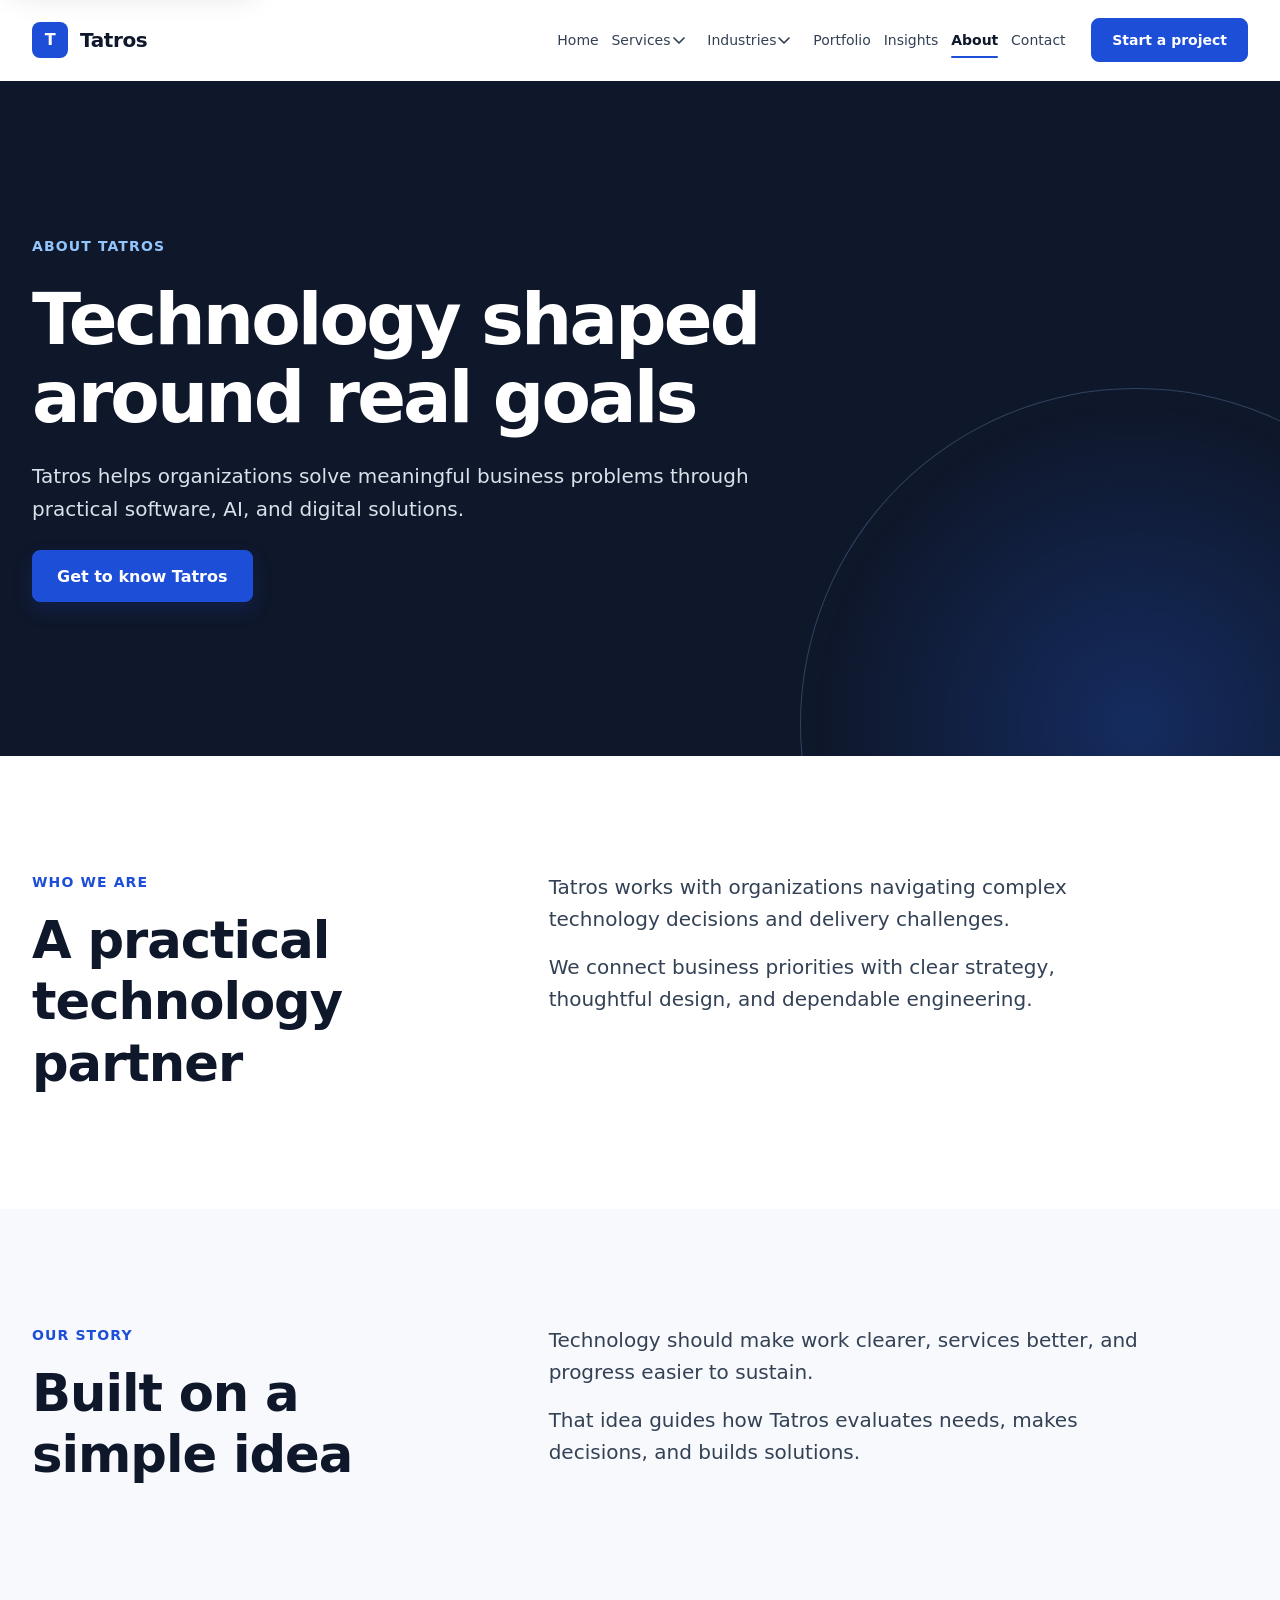
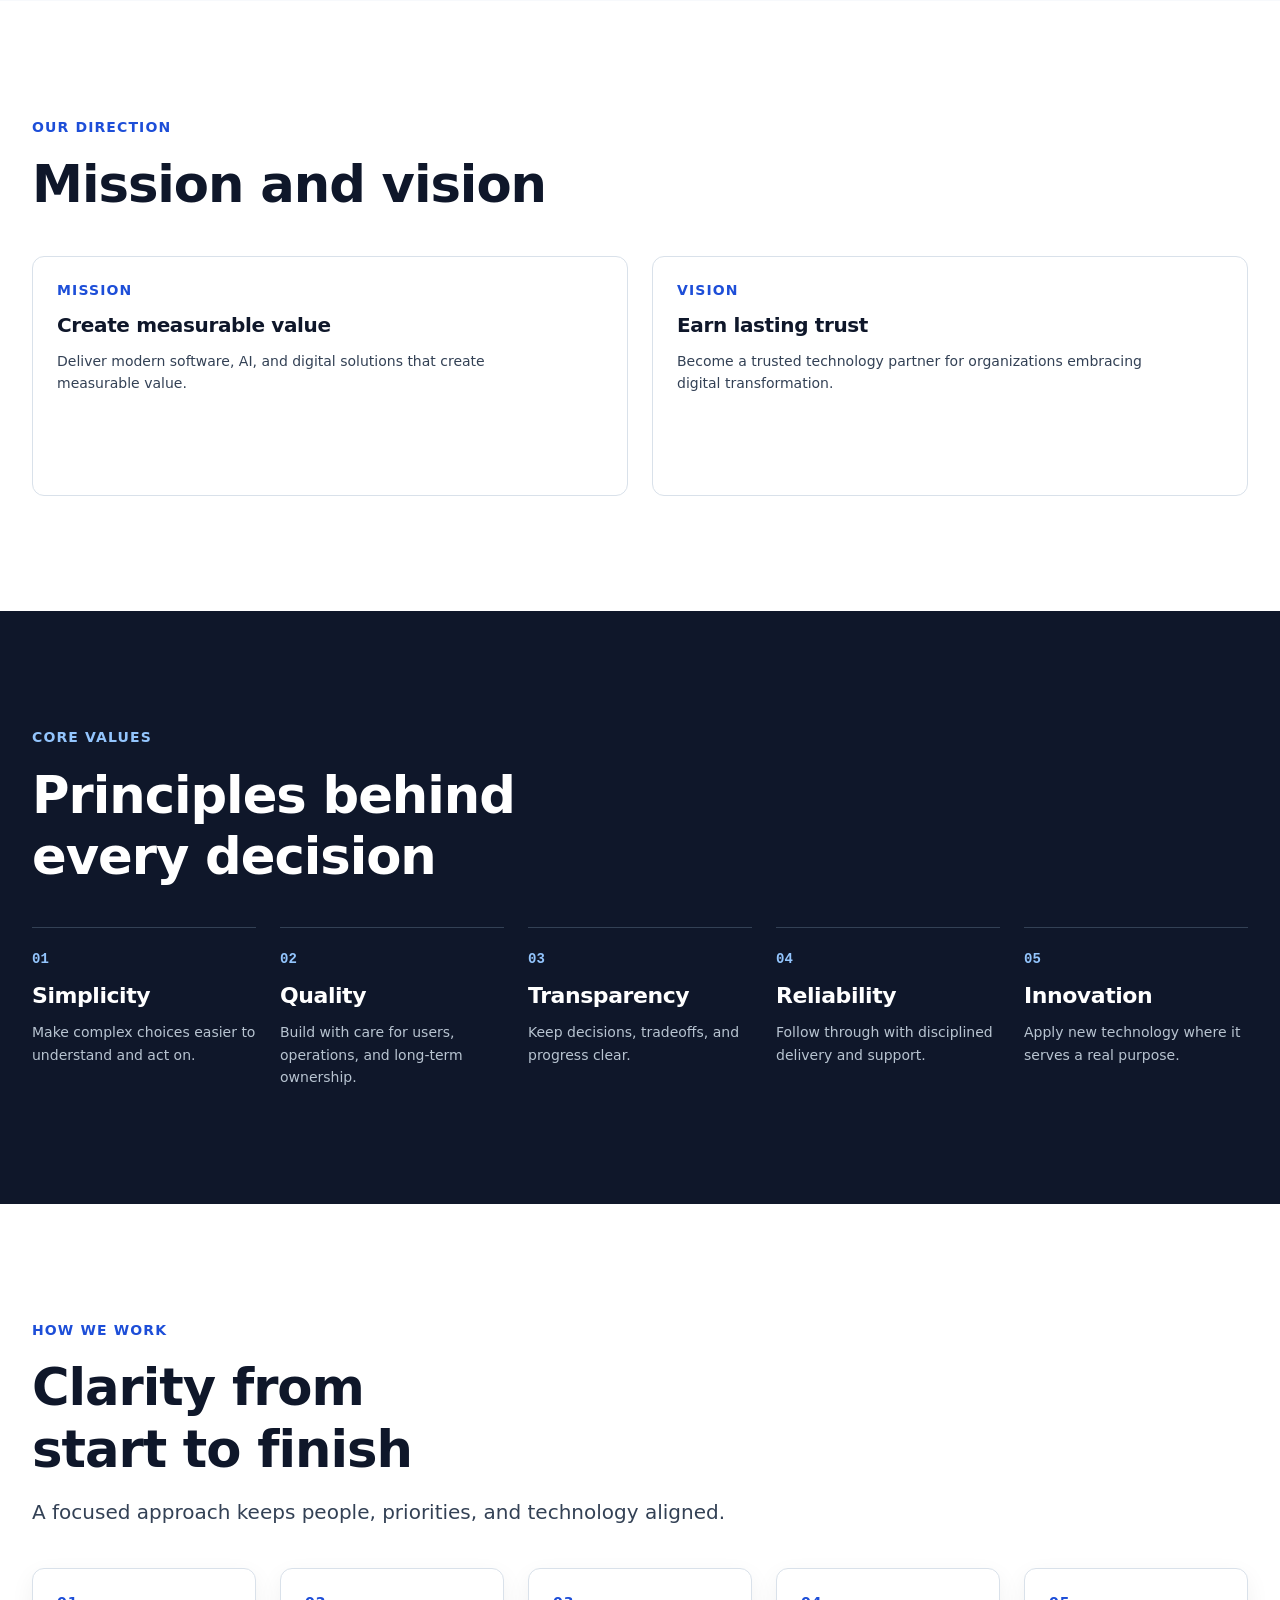
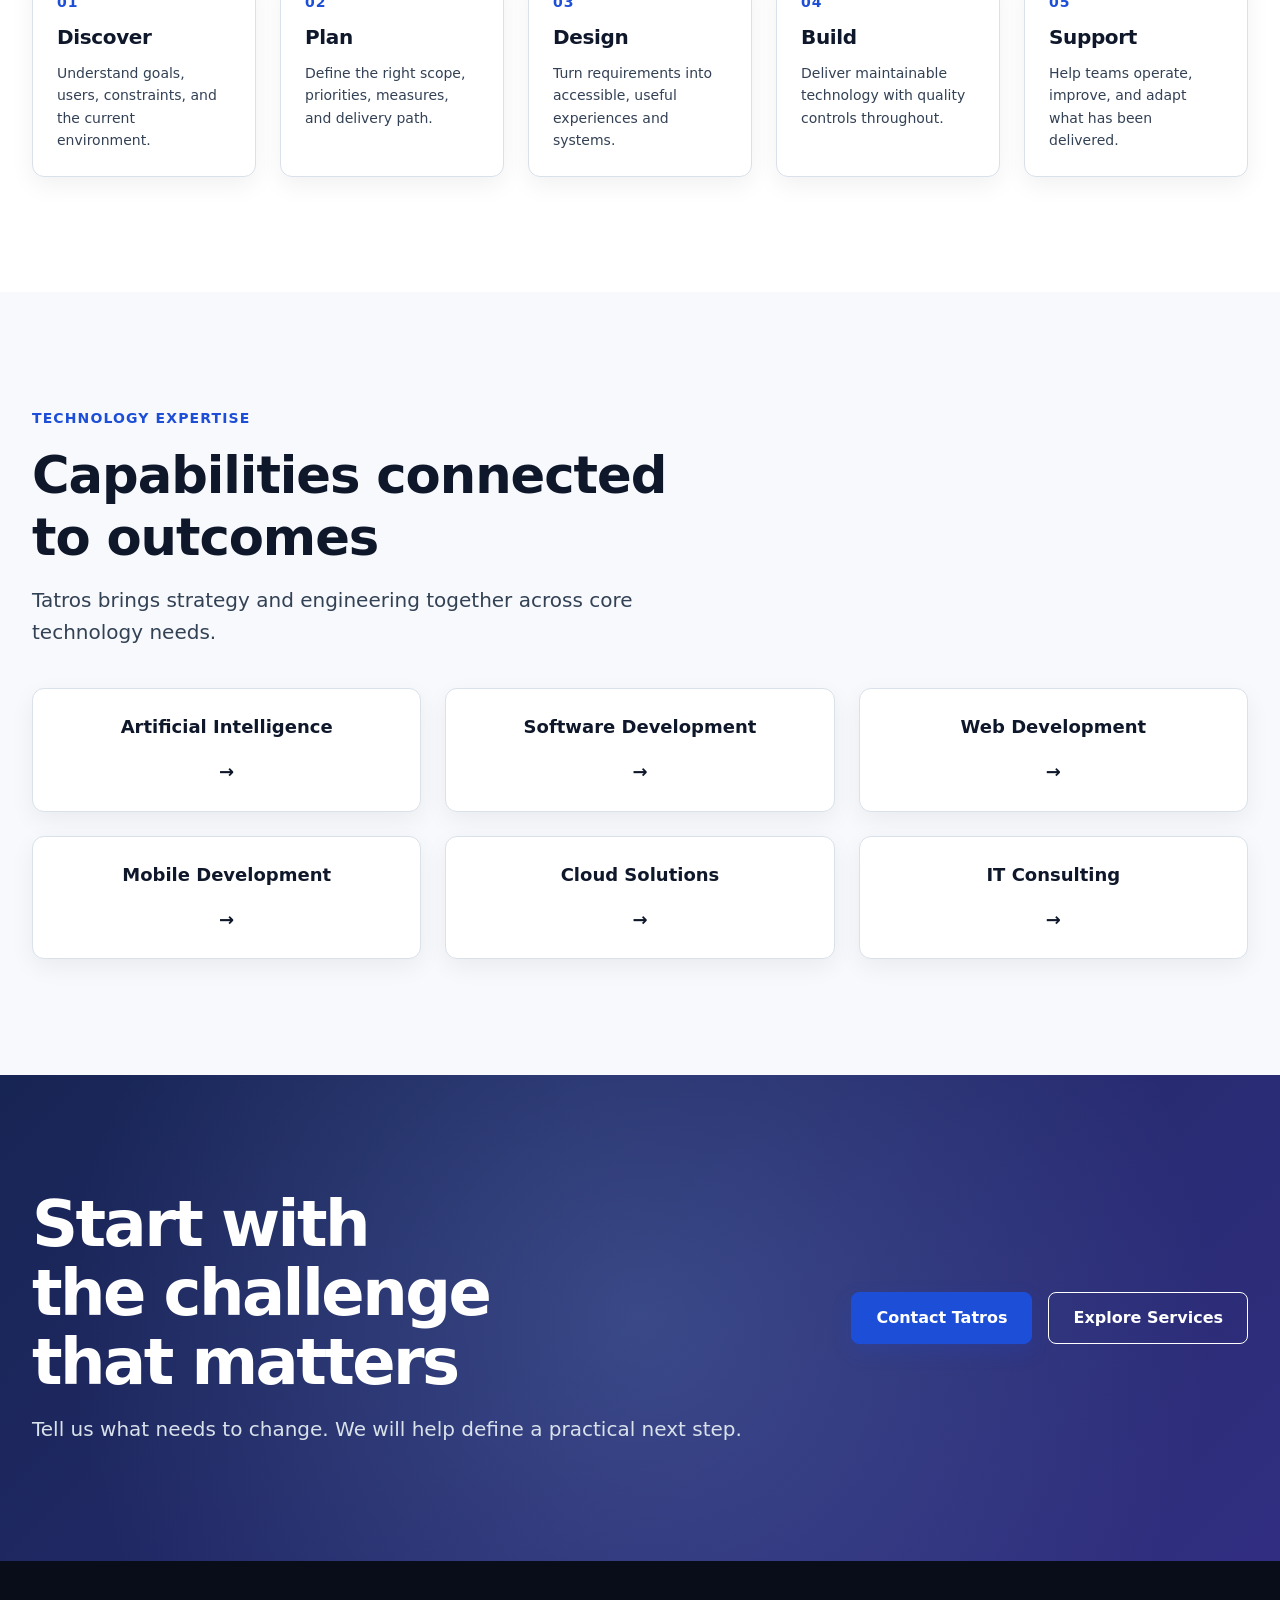
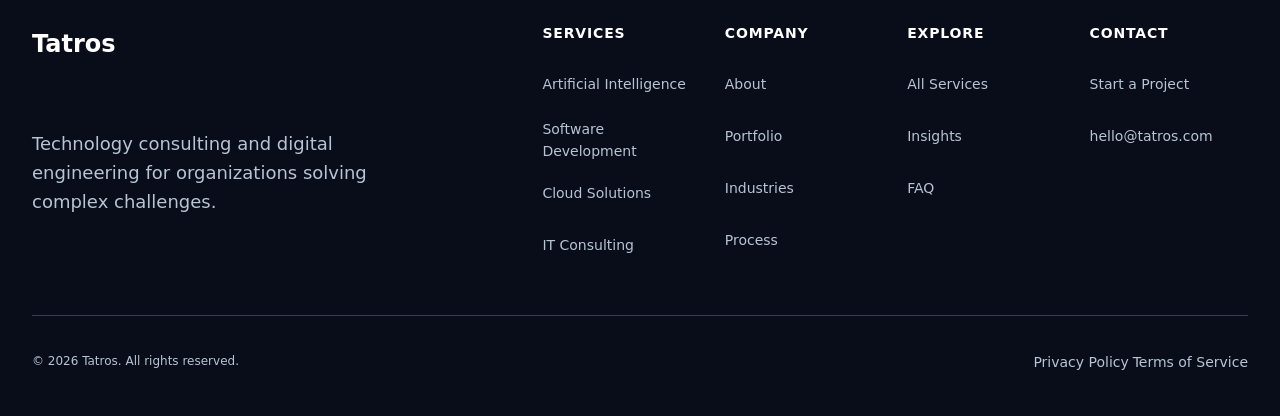
<file: about.html>
<!DOCTYPE html>
<html lang="en">
  <head>
    <meta charset="utf-8">
    <meta name="viewport" content="width=device-width, initial-scale=1">
    <meta name="description" content="Learn how Tatros approaches practical technology, digital engineering, and long-term collaboration.">
    <title>About Tatros | Practical Technology Partnership</title>
    <link rel="stylesheet" href="css/main.css">
    <link rel="stylesheet" href="css/pages/about.css">
    <script src="js/components/navigation.js" defer></script>
  </head>
  <body>
    <a class="navigation__skip-link" href="#main-content">Skip to main content</a>

    <!-- ====================================================================
         Global navigation
         ==================================================================== -->
    <header class="navigation" data-navigation>
      <div class="navigation__container l-container">
        <a class="navigation__logo" href="/" aria-label="Tatros home">
          <span class="navigation__logo-mark" aria-hidden="true">T</span>
          <span class="navigation__logo-text">Tatros</span>
        </a>

        <button
          class="navigation__menu-toggle"
          type="button"
          aria-expanded="false"
          aria-controls="primary-navigation"
          aria-label="Open navigation menu"
          data-navigation-toggle
        >
          <span class="navigation__menu-icon" aria-hidden="true">
            <span class="navigation__menu-icon-line"></span>
            <span class="navigation__menu-icon-line"></span>
            <span class="navigation__menu-icon-line"></span>
          </span>
          <span class="navigation__menu-label">Menu</span>
        </button>

        <nav
          class="navigation__panel"
          id="primary-navigation"
          aria-label="Primary navigation"
          data-navigation-panel
        >
          <ul class="navigation__list" role="list">
            <li class="navigation__item">
              <a class="navigation__link" href="/">Home</a>
            </li>

            <li class="navigation__item navigation__item--has-submenu" data-navigation-item>
              <div class="navigation__item-row">
                <a class="navigation__link" href="services.html">Services</a>
                <button
                  class="navigation__submenu-toggle"
                  type="button"
                  aria-expanded="false"
                  aria-controls="services-menu"
                  aria-label="Show Services menu"
                  data-submenu-toggle
                >
                  <svg
                    class="navigation__submenu-icon"
                    viewBox="0 0 16 16"
                    width="16"
                    height="16"
                    aria-hidden="true"
                    focusable="false"
                  >
                    <path d="m3 6 5 5 5-5" fill="none" stroke="currentColor" stroke-width="1.75" stroke-linecap="round" stroke-linejoin="round"></path>
                  </svg>
                </button>
              </div>

              <ul class="navigation__submenu" id="services-menu" role="list" data-submenu>
                <li><a class="navigation__submenu-link" href="services.html#artificial-intelligence">Artificial Intelligence</a></li>
                <li><a class="navigation__submenu-link" href="services.html#web-development">Website Development</a></li>
                <li><a class="navigation__submenu-link" href="services.html#mobile-development">Mobile App Development</a></li>
                <li><a class="navigation__submenu-link" href="services.html#software-development">Software Development</a></li>
                <li><a class="navigation__submenu-link" href="services.html#managed-it-services">IT Support</a></li>
                <li><a class="navigation__submenu-link" href="services.html#cloud-solutions">Cloud Solutions</a></li>
                <li><a class="navigation__submenu-link" href="services.html#it-consulting">IT Consulting</a></li>
              </ul>
            </li>

            <li class="navigation__item navigation__item--has-submenu" data-navigation-item>
              <div class="navigation__item-row">
                <a class="navigation__link" href="/industries/">Industries</a>
                <button
                  class="navigation__submenu-toggle"
                  type="button"
                  aria-expanded="false"
                  aria-controls="industries-menu"
                  aria-label="Show Industries menu"
                  data-submenu-toggle
                >
                  <svg
                    class="navigation__submenu-icon"
                    viewBox="0 0 16 16"
                    width="16"
                    height="16"
                    aria-hidden="true"
                    focusable="false"
                  >
                    <path d="m3 6 5 5 5-5" fill="none" stroke="currentColor" stroke-width="1.75" stroke-linecap="round" stroke-linejoin="round"></path>
                  </svg>
                </button>
              </div>

              <ul class="navigation__submenu" id="industries-menu" role="list" data-submenu>
                <li><a class="navigation__submenu-link" href="/industries/startups/">Startups</a></li>
                <li><a class="navigation__submenu-link" href="/industries/small-business/">Small Business</a></li>
                <li><a class="navigation__submenu-link" href="/industries/enterprise/">Enterprise</a></li>
                <li><a class="navigation__submenu-link" href="/industries/government/">Government</a></li>
              </ul>
            </li>

            <li class="navigation__item">
              <a class="navigation__link" href="/portfolio/">Portfolio</a>
            </li>
            <li class="navigation__item">
              <a class="navigation__link" href="/blog/">Insights</a>
            </li>
            <li class="navigation__item">
              <a class="navigation__link" href="about.html" aria-current="page">About</a>
            </li>
            <li class="navigation__item">
              <a class="navigation__link" href="/contact/">Contact</a>
            </li>
          </ul>

          <a class="navigation__cta" href="/contact/">Start a project</a>
        </nav>
      </div>

      <button
        class="navigation__overlay"
        type="button"
        aria-label="Close navigation menu"
        tabindex="-1"
        data-navigation-overlay
      ></button>
    </header>

    <main class="about-page" id="main-content" tabindex="-1">
      <section class="final-cta about-hero" aria-labelledby="about-hero-title">
        <div class="about-hero__layout l-container l-grid">
          <div class="final-cta__content about-hero__content l-grid__item--full l-grid__item--lg-span-8">
            <p class="homepage-section__eyebrow">About Tatros</p>
            <h1 class="final-cta__title about-hero__title" id="about-hero-title">Technology shaped around real goals</h1>
            <p class="final-cta__description">Tatros helps organizations solve meaningful business problems through practical software, AI, and digital solutions.</p>
            <a class="button button--primary button--large" href="#who-we-are">Get to know Tatros</a>
          </div>
        </div>
      </section>

      <section class="homepage-section" id="who-we-are" aria-labelledby="who-we-are-title">
        <div class="about-split l-container l-grid">
          <header class="homepage-section__header l-grid__item--full l-grid__item--lg-span-5">
            <p class="homepage-section__eyebrow">Who We Are</p>
            <h2 class="homepage-section__title" id="who-we-are-title">A practical technology partner</h2>
          </header>
          <div class="u-stack l-grid__item--full l-grid__item--lg-span-6">
            <p class="homepage-section__description">Tatros works with organizations navigating complex technology decisions and delivery challenges.</p>
            <p class="homepage-section__description">We connect business priorities with clear strategy, thoughtful design, and dependable engineering.</p>
          </div>
        </div>
      </section>

      <section class="homepage-section homepage-section--subtle" aria-labelledby="our-story-title">
        <div class="about-split l-container l-grid">
          <header class="homepage-section__header l-grid__item--full l-grid__item--lg-span-5">
            <p class="homepage-section__eyebrow">Our Story</p>
            <h2 class="homepage-section__title" id="our-story-title">Built on a simple idea</h2>
          </header>
          <div class="u-stack l-grid__item--full l-grid__item--lg-span-6">
            <p class="homepage-section__description">Technology should make work clearer, services better, and progress easier to sustain.</p>
            <p class="homepage-section__description">That idea guides how Tatros evaluates needs, makes decisions, and builds solutions.</p>
          </div>
        </div>
      </section>

      <section class="homepage-section" aria-labelledby="direction-title">
        <div class="l-container">
          <header class="homepage-section__header">
            <p class="homepage-section__eyebrow">Our Direction</p>
            <h2 class="homepage-section__title" id="direction-title">Mission and vision</h2>
          </header>
          <div class="l-grid l-grid--auto-large">
            <article class="card card--feature"><div class="card__body"><p class="card__eyebrow">Mission</p><h3 class="card__title">Create measurable value</h3><p class="card__description">Deliver modern software, AI, and digital solutions that create measurable value.</p></div></article>
            <article class="card card--feature"><div class="card__body"><p class="card__eyebrow">Vision</p><h3 class="card__title">Earn lasting trust</h3><p class="card__description">Become a trusted technology partner for organizations embracing digital transformation.</p></div></article>
          </div>
        </div>
      </section>

      <section class="homepage-section homepage-section--strong" aria-labelledby="values-title">
        <div class="l-container">
          <header class="homepage-section__header">
            <p class="homepage-section__eyebrow">Core Values</p>
            <h2 class="homepage-section__title" id="values-title">Principles behind every decision</h2>
          </header>
          <ul class="about-values l-grid l-grid--auto-small">
            <li><article class="value-item"><span class="value-item__number" aria-hidden="true">01</span><div class="value-item__content"><h3 class="value-item__title">Simplicity</h3><p class="value-item__description">Make complex choices easier to understand and act on.</p></div></article></li>
            <li><article class="value-item"><span class="value-item__number" aria-hidden="true">02</span><div class="value-item__content"><h3 class="value-item__title">Quality</h3><p class="value-item__description">Build with care for users, operations, and long-term ownership.</p></div></article></li>
            <li><article class="value-item"><span class="value-item__number" aria-hidden="true">03</span><div class="value-item__content"><h3 class="value-item__title">Transparency</h3><p class="value-item__description">Keep decisions, tradeoffs, and progress clear.</p></div></article></li>
            <li><article class="value-item"><span class="value-item__number" aria-hidden="true">04</span><div class="value-item__content"><h3 class="value-item__title">Reliability</h3><p class="value-item__description">Follow through with disciplined delivery and support.</p></div></article></li>
            <li><article class="value-item"><span class="value-item__number" aria-hidden="true">05</span><div class="value-item__content"><h3 class="value-item__title">Innovation</h3><p class="value-item__description">Apply new technology where it serves a real purpose.</p></div></article></li>
          </ul>
        </div>
      </section>

      <section class="homepage-section" aria-labelledby="approach-title">
        <div class="l-container">
          <header class="homepage-section__header">
            <p class="homepage-section__eyebrow">How We Work</p>
            <h2 class="homepage-section__title" id="approach-title">Clarity from start to finish</h2>
            <p class="homepage-section__description">A focused approach keeps people, priorities, and technology aligned.</p>
          </header>
          <ol class="about-steps l-grid l-grid--auto-small">
            <li><article class="card"><div class="card__body"><span class="card__eyebrow">01</span><h3 class="card__title">Discover</h3><p class="card__description">Understand goals, users, constraints, and the current environment.</p></div></article></li>
            <li><article class="card"><div class="card__body"><span class="card__eyebrow">02</span><h3 class="card__title">Plan</h3><p class="card__description">Define the right scope, priorities, measures, and delivery path.</p></div></article></li>
            <li><article class="card"><div class="card__body"><span class="card__eyebrow">03</span><h3 class="card__title">Design</h3><p class="card__description">Turn requirements into accessible, useful experiences and systems.</p></div></article></li>
            <li><article class="card"><div class="card__body"><span class="card__eyebrow">04</span><h3 class="card__title">Build</h3><p class="card__description">Deliver maintainable technology with quality controls throughout.</p></div></article></li>
            <li><article class="card"><div class="card__body"><span class="card__eyebrow">05</span><h3 class="card__title">Support</h3><p class="card__description">Help teams operate, improve, and adapt what has been delivered.</p></div></article></li>
          </ol>
        </div>
      </section>

      <section class="homepage-section homepage-section--subtle" aria-labelledby="expertise-title">
        <div class="l-container">
          <header class="homepage-section__header">
            <p class="homepage-section__eyebrow">Technology Expertise</p>
            <h2 class="homepage-section__title" id="expertise-title">Capabilities connected to outcomes</h2>
            <p class="homepage-section__description">Tatros brings strategy and engineering together across core technology needs.</p>
          </header>
          <ul class="about-expertise l-grid l-grid--auto-medium">
            <li><a class="card card--interactive about-expertise__link" href="services.html#artificial-intelligence"><span>Artificial Intelligence</span><span aria-hidden="true">→</span></a></li>
            <li><a class="card card--interactive about-expertise__link" href="services.html#software-development"><span>Software Development</span><span aria-hidden="true">→</span></a></li>
            <li><a class="card card--interactive about-expertise__link" href="services.html#web-development"><span>Web Development</span><span aria-hidden="true">→</span></a></li>
            <li><a class="card card--interactive about-expertise__link" href="services.html#mobile-development"><span>Mobile Development</span><span aria-hidden="true">→</span></a></li>
            <li><a class="card card--interactive about-expertise__link" href="services.html#cloud-solutions"><span>Cloud Solutions</span><span aria-hidden="true">→</span></a></li>
            <li><a class="card card--interactive about-expertise__link" href="services.html#it-consulting"><span>IT Consulting</span><span aria-hidden="true">→</span></a></li>
          </ul>
        </div>
      </section>

      <section class="final-cta" id="contact" aria-labelledby="about-contact-title">
        <div class="final-cta__layout l-container">
          <div class="final-cta__content"><h2 class="final-cta__title" id="about-contact-title">Start with the challenge that matters</h2><p class="final-cta__description">Tell us what needs to change. We will help define a practical next step.</p></div>
          <div class="final-cta__actions" role="group" aria-label="Contact actions"><a class="button button--primary button--large" href="mailto:hello@tatros.com">Contact Tatros</a><a class="button button--outline button--large" href="services.html">Explore Services</a></div>
        </div>
      </section>
    </main>

    <footer class="site-footer">
      <div class="l-container">
        <div class="site-footer__grid">
          <div class="site-footer__brand"><a class="site-footer__logo" href="index.html" aria-label="Tatros home">Tatros</a><p class="site-footer__description">Technology consulting and digital engineering for organizations solving complex challenges.</p></div>
          <nav class="site-footer__navigation" aria-label="Footer navigation">
            <div class="site-footer__group"><h2 class="site-footer__heading">Services</h2><ul class="site-footer__list"><li><a class="site-footer__link" href="services.html#artificial-intelligence">Artificial Intelligence</a></li><li><a class="site-footer__link" href="services.html#software-development">Software Development</a></li><li><a class="site-footer__link" href="services.html#cloud-solutions">Cloud Solutions</a></li><li><a class="site-footer__link" href="services.html#it-consulting">IT Consulting</a></li></ul></div>
            <div class="site-footer__group"><h2 class="site-footer__heading">Company</h2><ul class="site-footer__list"><li><a class="site-footer__link" href="about.html" aria-current="page">About</a></li><li><a class="site-footer__link" href="index.html#projects-title">Portfolio</a></li><li><a class="site-footer__link" href="index.html#industries-title">Industries</a></li><li><a class="site-footer__link" href="services.html#process">Process</a></li></ul></div>
            <div class="site-footer__group"><h2 class="site-footer__heading">Explore</h2><ul class="site-footer__list"><li><a class="site-footer__link" href="services.html">All Services</a></li><li><a class="site-footer__link" href="/blog/">Insights</a></li><li><a class="site-footer__link" href="services.html#faq">FAQ</a></li></ul></div>
            <div class="site-footer__group"><h2 class="site-footer__heading">Contact</h2><ul class="site-footer__list"><li><a class="site-footer__link" href="#contact">Start a Project</a></li><li><a class="site-footer__link" href="mailto:hello@tatros.com">hello@tatros.com</a></li></ul></div>
          </nav>
        </div>
        <div class="site-footer__legal"><p>&copy; 2026 Tatros. All rights reserved.</p><div><a class="site-footer__link" href="/privacy-policy/">Privacy Policy</a> <a class="site-footer__link" href="/terms-of-service/">Terms of Service</a></div></div>
      </div>
    </footer>
  </body>
</html>
</file>
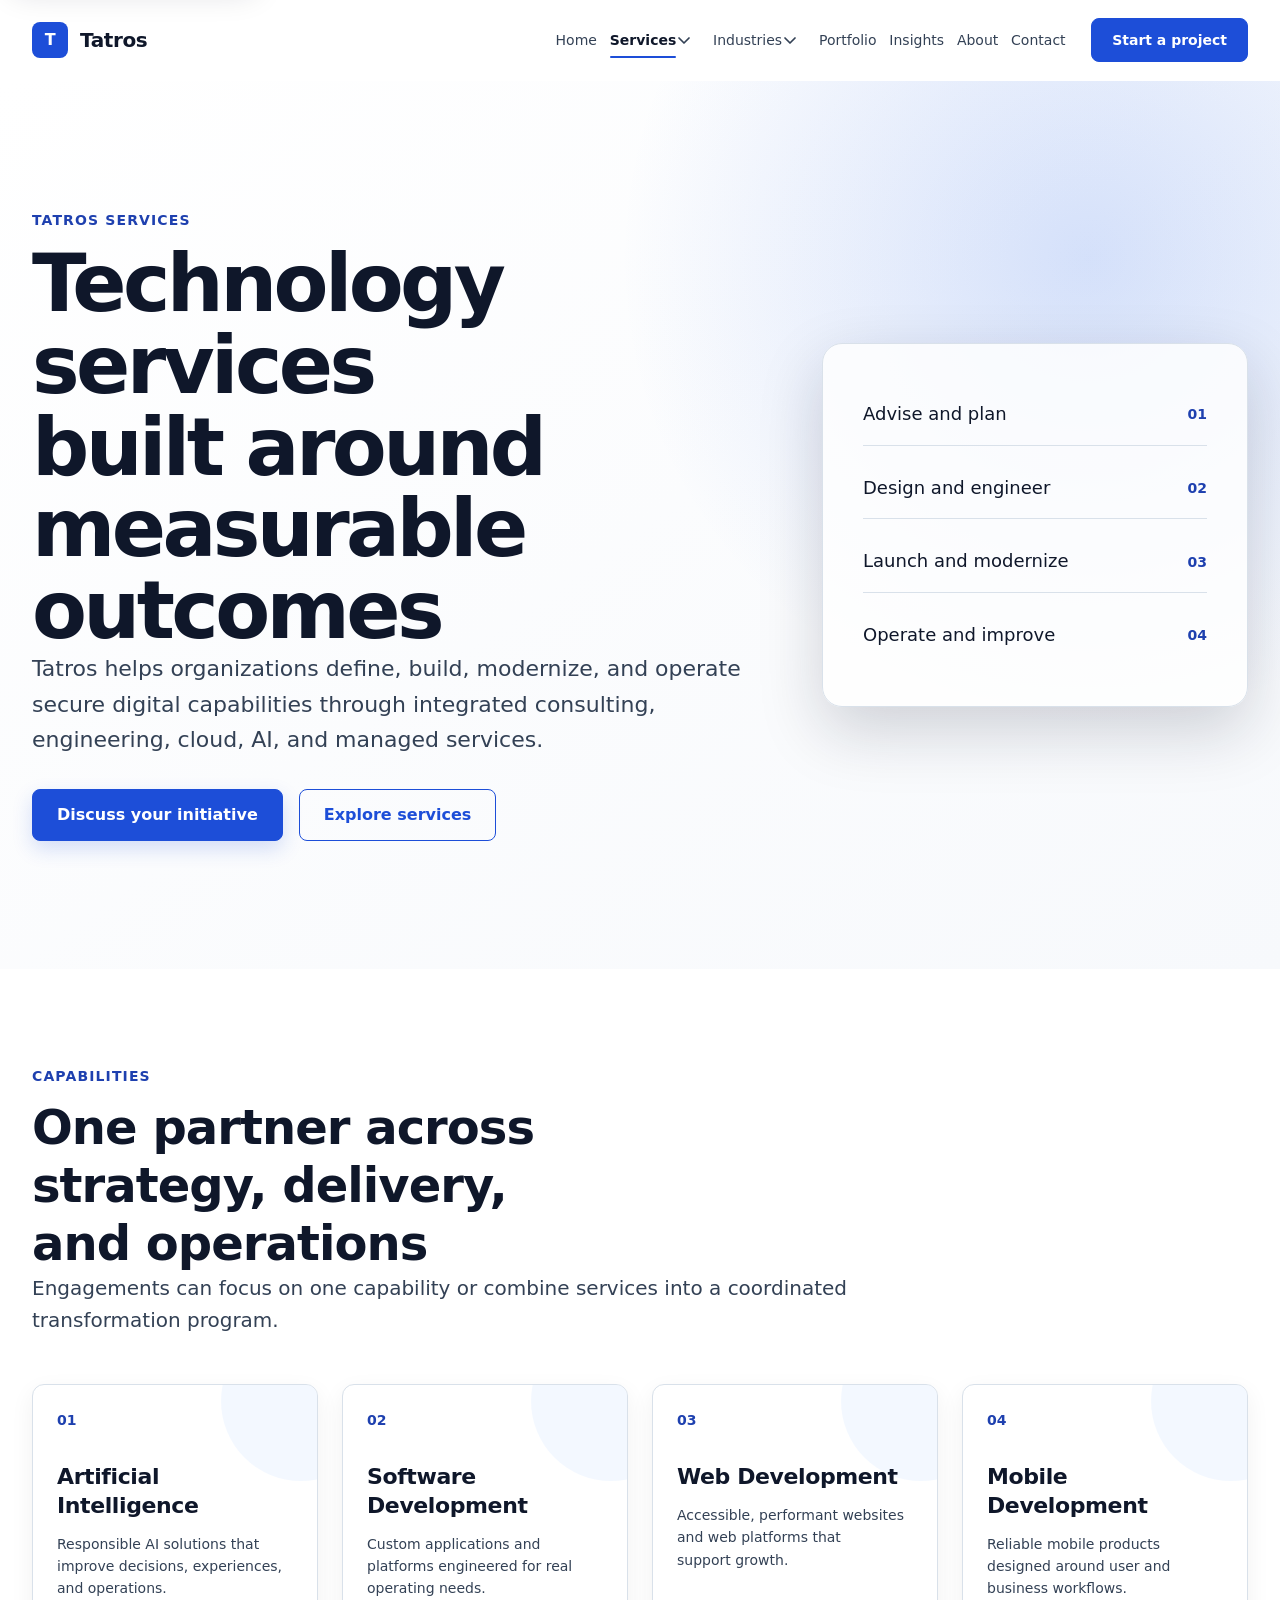
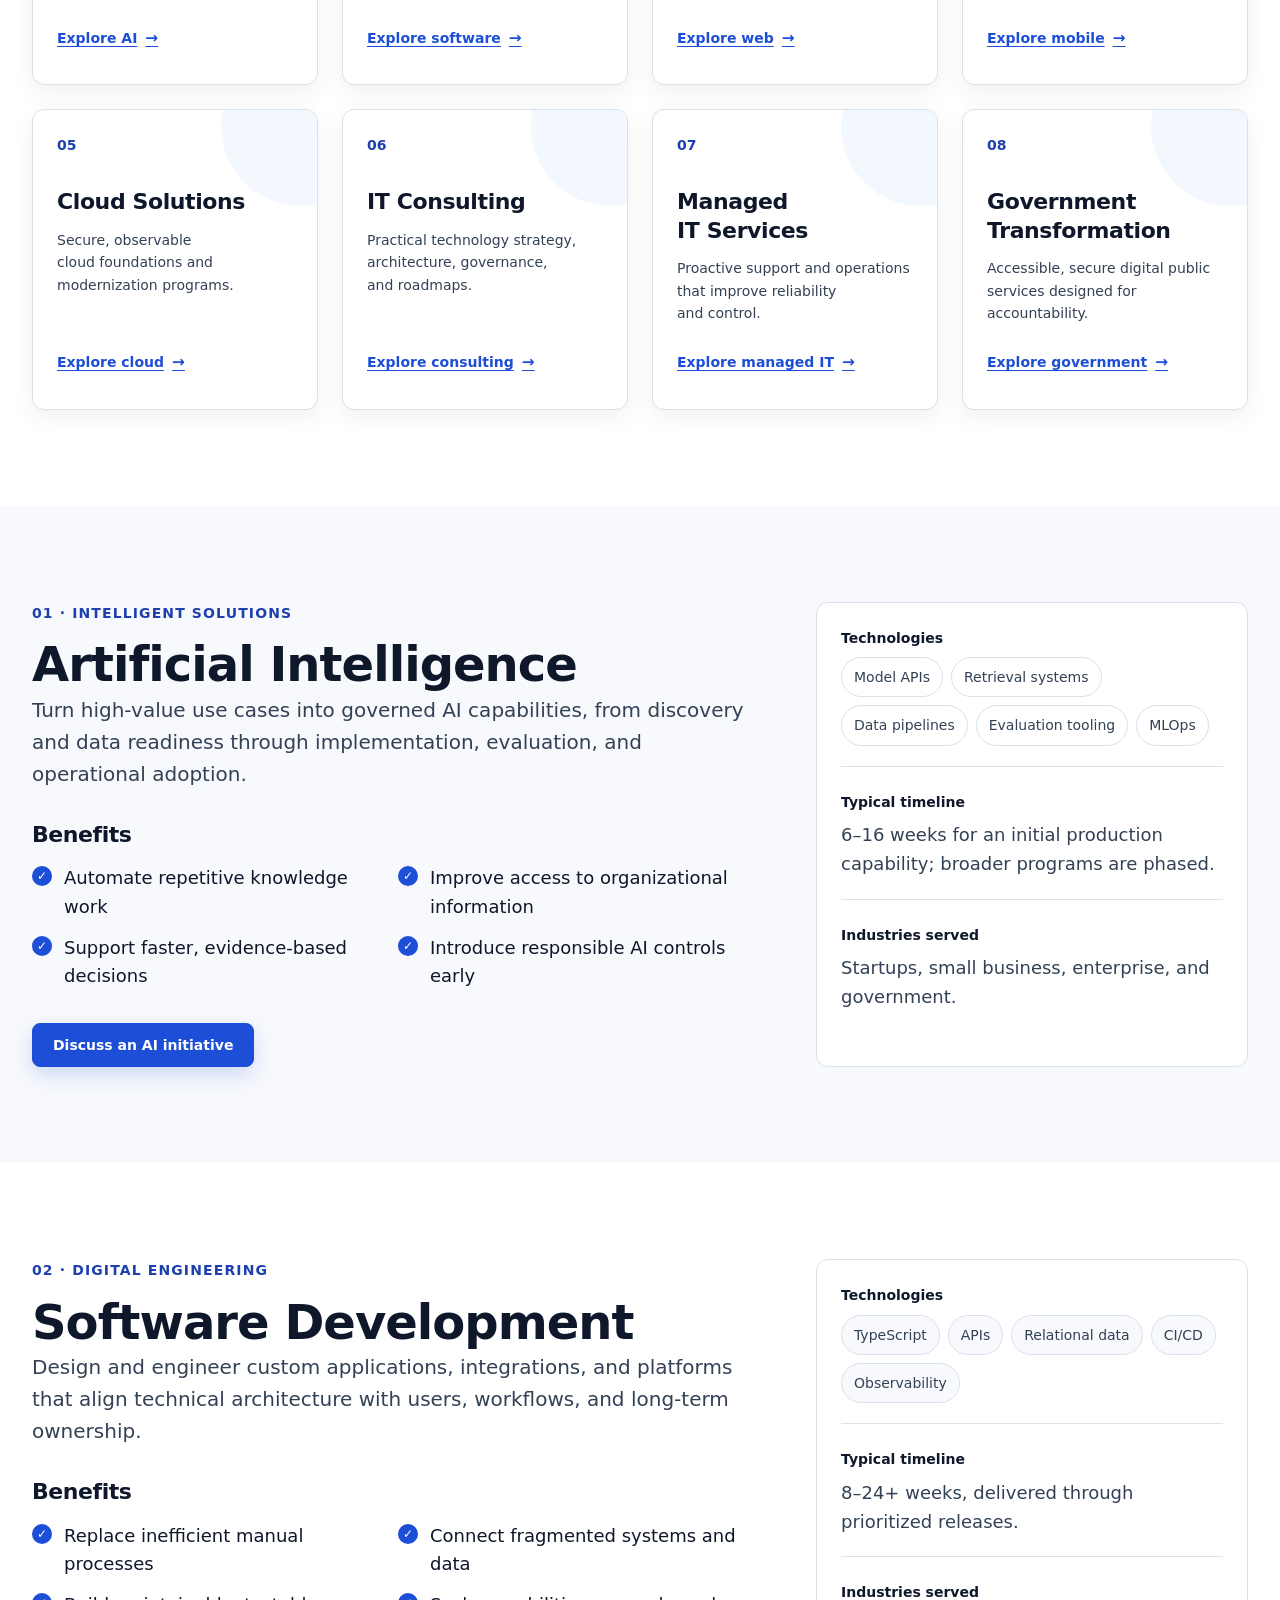
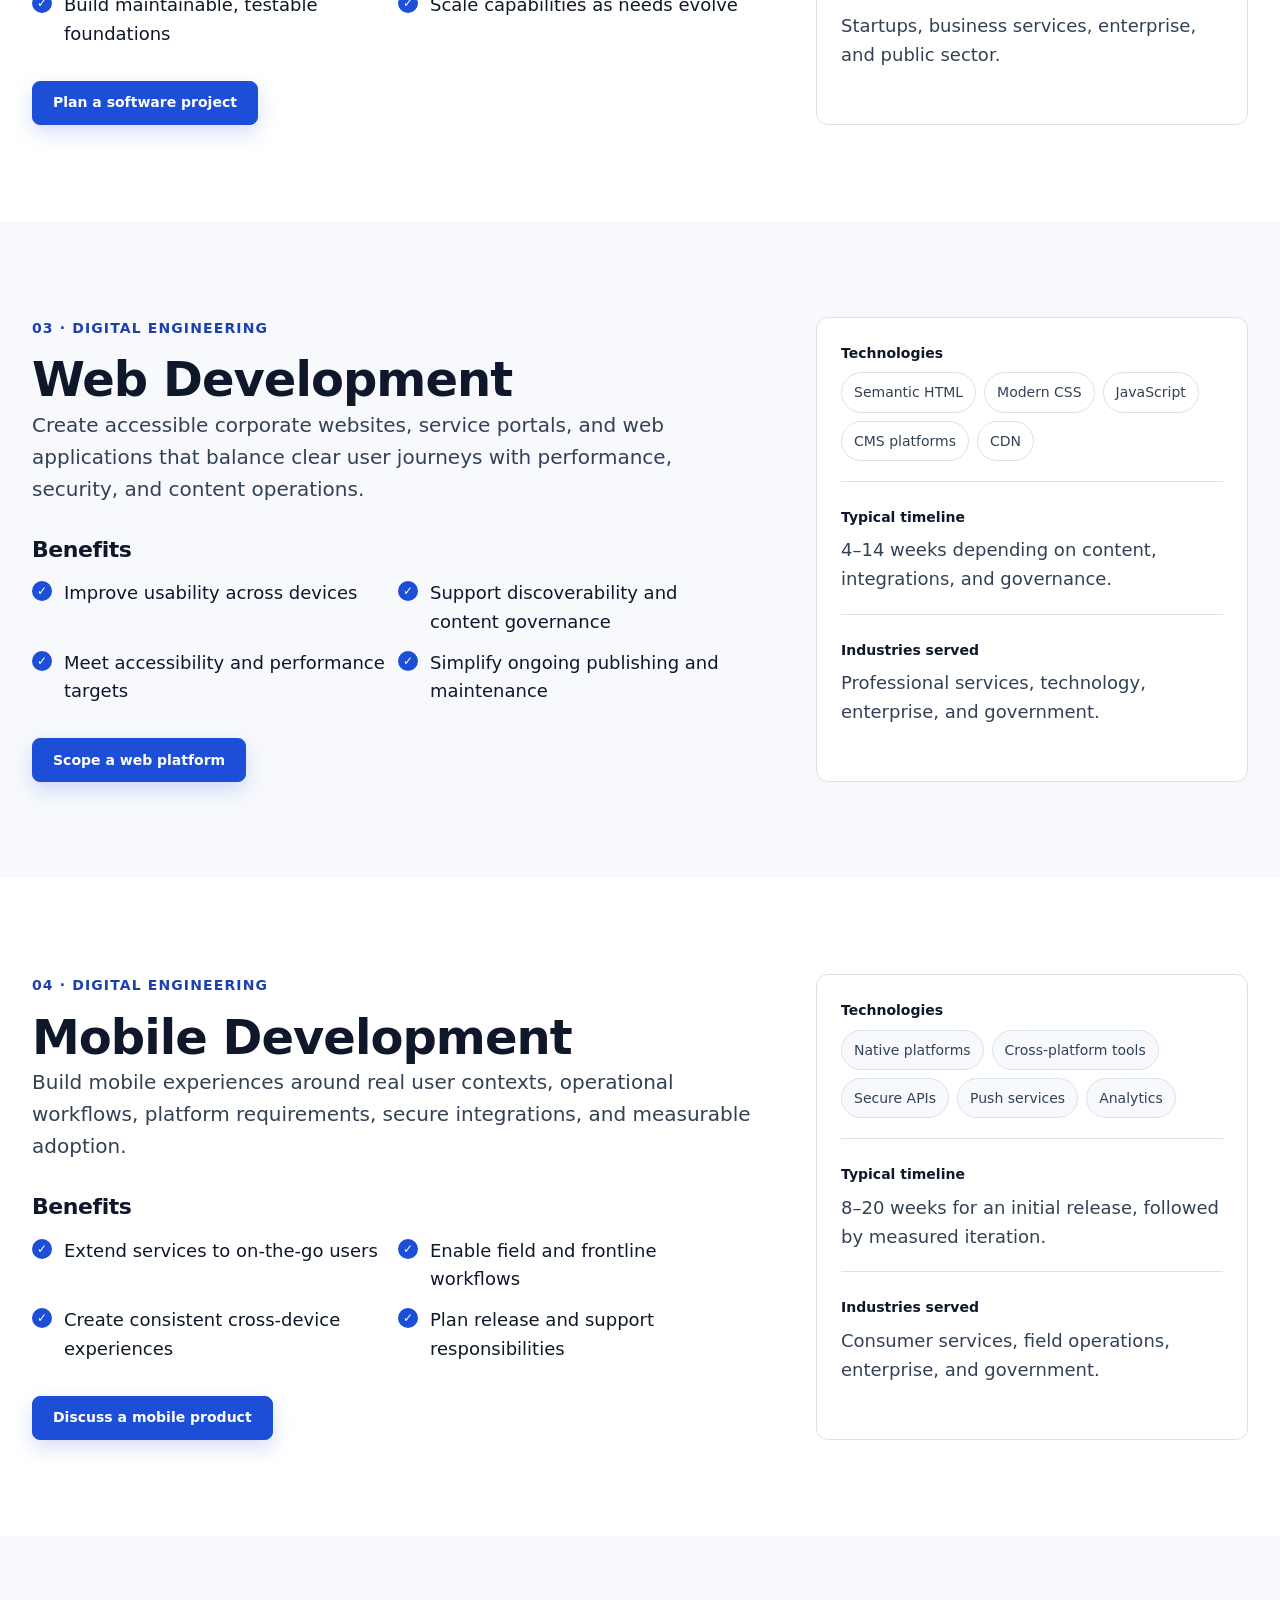
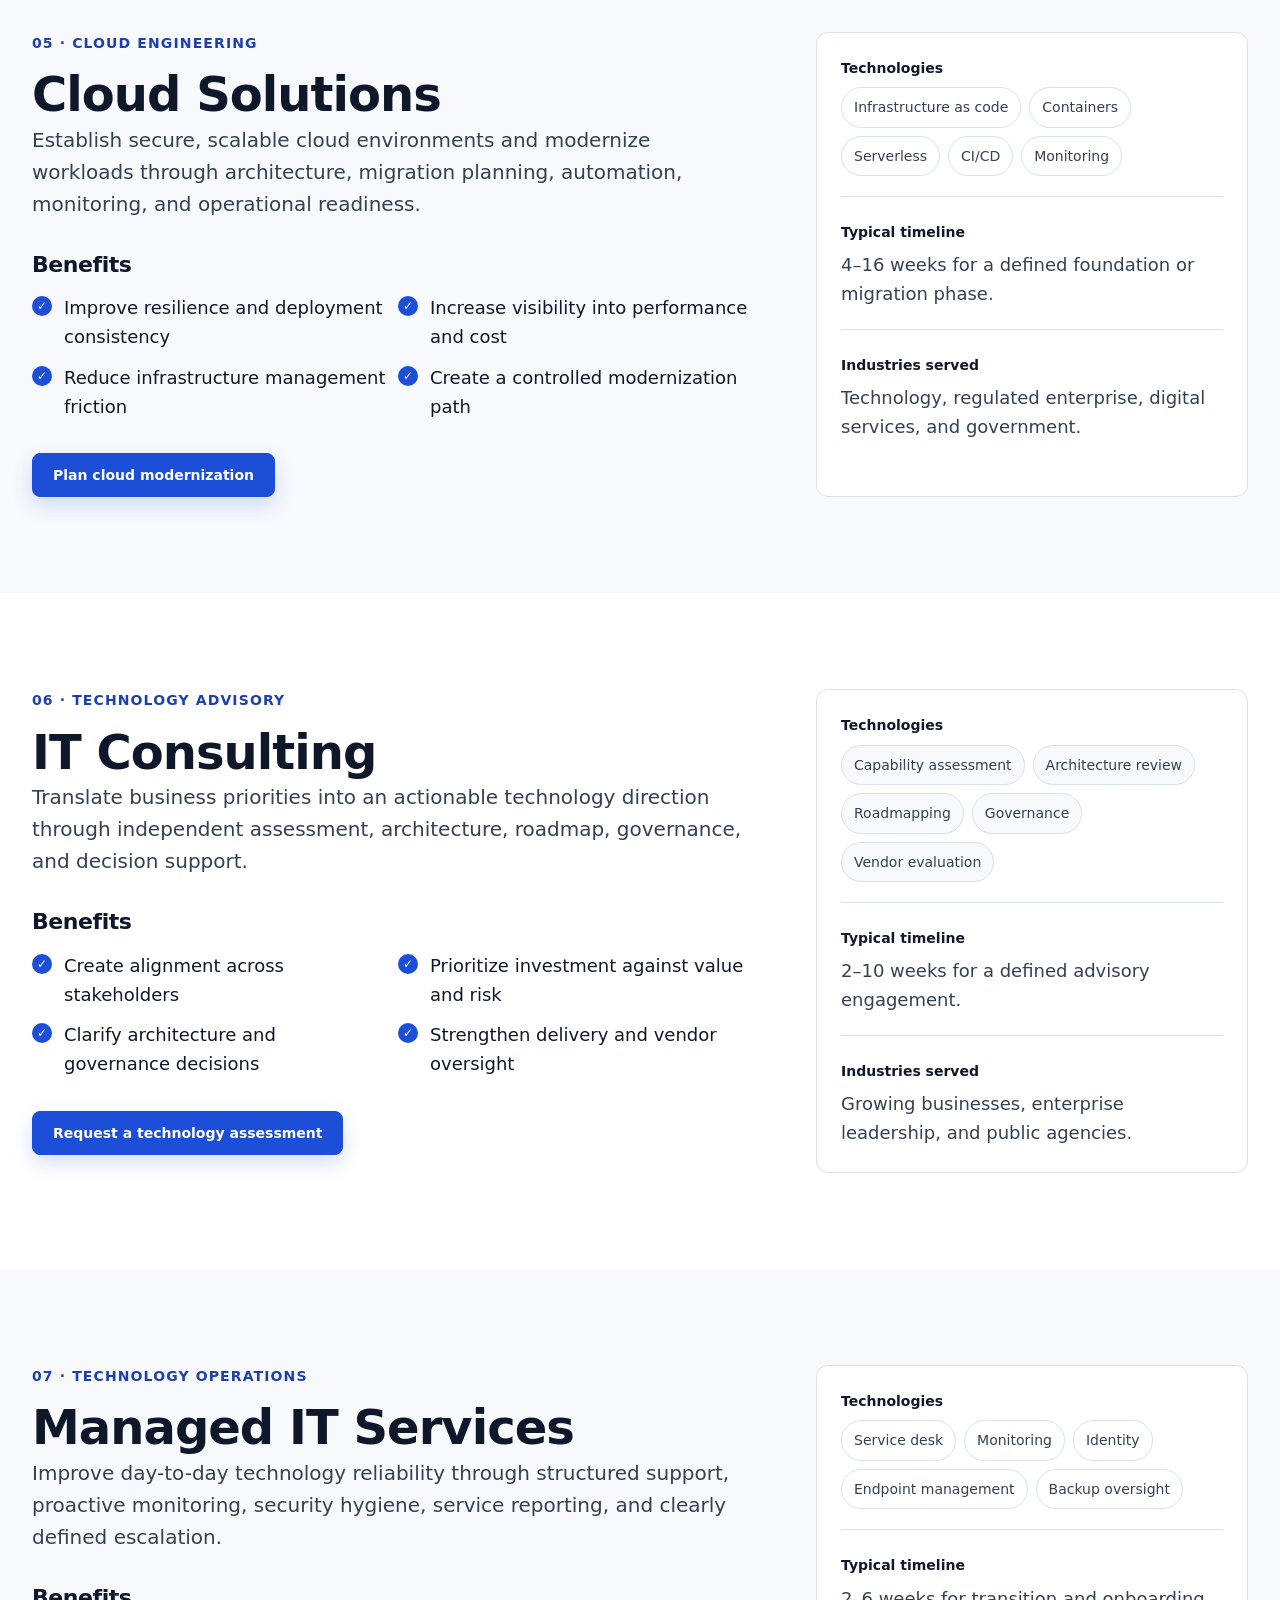
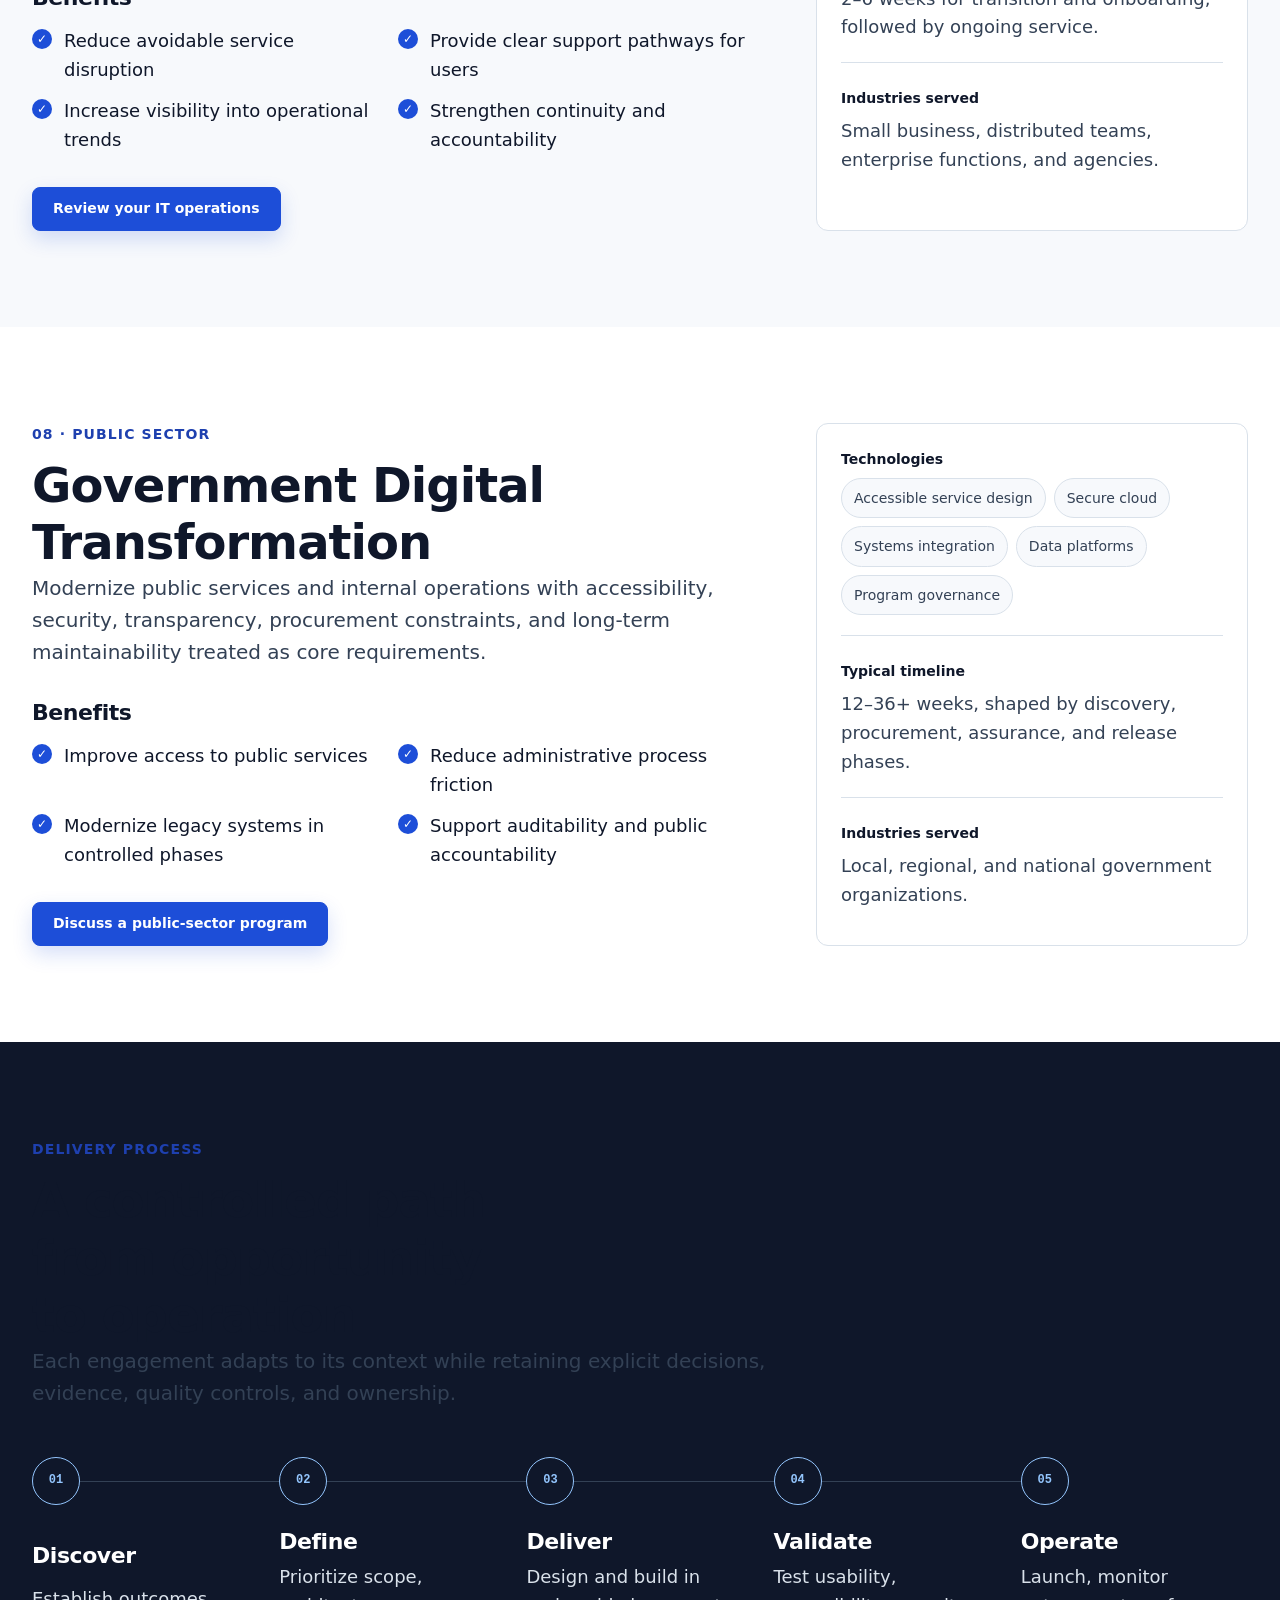
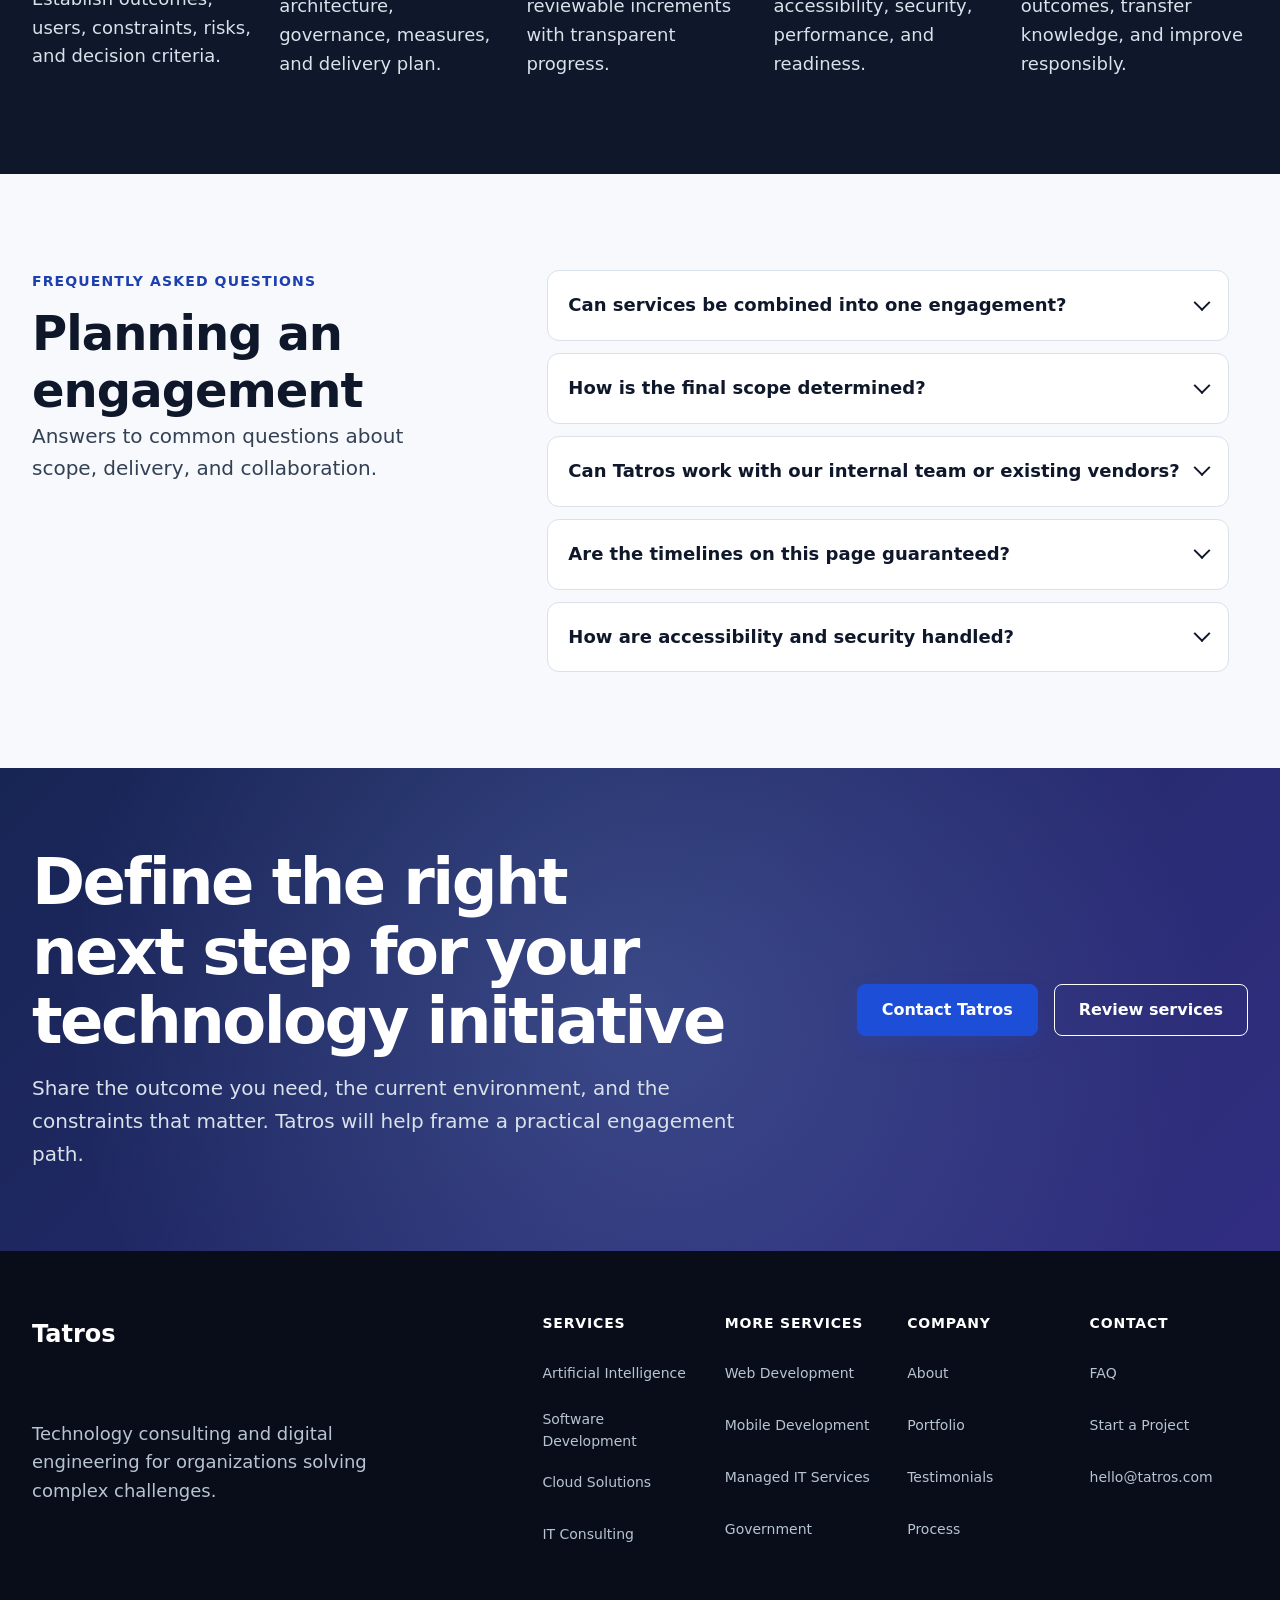
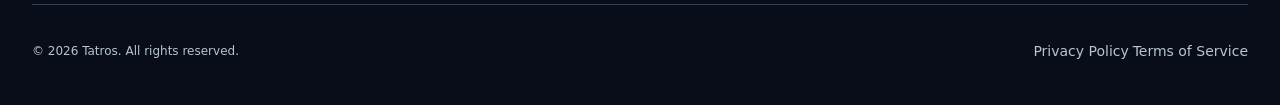
<file: services.html>
<!doctype html>
<html lang="en">
  <head>
    <meta charset="utf-8">
    <meta name="viewport" content="width=device-width, initial-scale=1">
    <meta name="description" content="Explore Tatros services across artificial intelligence, software, web and mobile engineering, cloud, IT consulting, managed IT, and government digital transformation.">
    <title>Technology Consulting and Digital Engineering Services | Tatros</title>
    <link rel="stylesheet" href="css/main.css">
    <link rel="stylesheet" href="css/pages/services.css">
    <script src="js/components/navigation.js" defer></script>
  </head>
  <body>
    <a class="navigation__skip-link" href="#main-content">Skip to main content</a>

    <!-- ====================================================================
         Global Navigation
         ==================================================================== -->
    <header class="navigation" data-navigation>
      <div class="navigation__container l-container">
        <a class="navigation__logo" href="index.html" aria-label="Tatros home">
          <span class="navigation__logo-mark" aria-hidden="true">T</span>
          <span class="navigation__logo-text">Tatros</span>
        </a>
        <button class="navigation__menu-toggle" type="button" aria-expanded="false" aria-controls="primary-navigation" aria-label="Open navigation menu" data-navigation-toggle>
          <span class="navigation__menu-icon" aria-hidden="true"><span class="navigation__menu-icon-line"></span><span class="navigation__menu-icon-line"></span><span class="navigation__menu-icon-line"></span></span>
          <span class="navigation__menu-label">Menu</span>
        </button>
        <nav class="navigation__panel" id="primary-navigation" aria-label="Primary navigation" data-navigation-panel>
          <ul class="navigation__list" role="list">
            <li class="navigation__item"><a class="navigation__link" href="index.html">Home</a></li>
            <li class="navigation__item navigation__item--has-submenu" data-navigation-item>
              <div class="navigation__item-row">
                <a class="navigation__link" href="services.html" aria-current="page">Services</a>
                <button class="navigation__submenu-toggle" type="button" aria-expanded="false" aria-controls="services-menu" aria-label="Show Services menu" data-submenu-toggle>
                  <svg class="navigation__submenu-icon" viewBox="0 0 16 16" width="16" height="16" aria-hidden="true" focusable="false"><path d="m3 6 5 5 5-5" fill="none" stroke="currentColor" stroke-width="1.75" stroke-linecap="round" stroke-linejoin="round"></path></svg>
                </button>
              </div>
              <ul class="navigation__submenu" id="services-menu" role="list" data-submenu>
                <li><a class="navigation__submenu-link" href="#artificial-intelligence">Artificial Intelligence</a></li>
                <li><a class="navigation__submenu-link" href="#software-development">Software Development</a></li>
                <li><a class="navigation__submenu-link" href="#web-development">Web Development</a></li>
                <li><a class="navigation__submenu-link" href="#mobile-development">Mobile Development</a></li>
                <li><a class="navigation__submenu-link" href="#cloud-solutions">Cloud Solutions</a></li>
                <li><a class="navigation__submenu-link" href="#it-consulting">IT Consulting</a></li>
                <li><a class="navigation__submenu-link" href="#managed-it-services">Managed IT Services</a></li>
                <li><a class="navigation__submenu-link" href="#government-digital-transformation">Government Transformation</a></li>
              </ul>
            </li>
            <li class="navigation__item navigation__item--has-submenu" data-navigation-item>
              <div class="navigation__item-row">
                <a class="navigation__link" href="index.html#industries-title">Industries</a>
                <button class="navigation__submenu-toggle" type="button" aria-expanded="false" aria-controls="industries-menu" aria-label="Show Industries menu" data-submenu-toggle>
                  <svg class="navigation__submenu-icon" viewBox="0 0 16 16" width="16" height="16" aria-hidden="true" focusable="false"><path d="m3 6 5 5 5-5" fill="none" stroke="currentColor" stroke-width="1.75" stroke-linecap="round" stroke-linejoin="round"></path></svg>
                </button>
              </div>
              <ul class="navigation__submenu" id="industries-menu" role="list" data-submenu>
                <li><a class="navigation__submenu-link" href="index.html#industries-title">Startups</a></li>
                <li><a class="navigation__submenu-link" href="index.html#industries-title">Small Business</a></li>
                <li><a class="navigation__submenu-link" href="index.html#industries-title">Enterprise</a></li>
                <li><a class="navigation__submenu-link" href="#government-digital-transformation">Government</a></li>
              </ul>
            </li>
            <li class="navigation__item"><a class="navigation__link" href="index.html#projects-title">Portfolio</a></li>
            <li class="navigation__item"><a class="navigation__link" href="/blog/">Insights</a></li>
            <li class="navigation__item"><a class="navigation__link" href="about.html">About</a></li>
            <li class="navigation__item"><a class="navigation__link" href="#contact">Contact</a></li>
          </ul>
          <a class="navigation__cta" href="#contact">Start a project</a>
        </nav>
      </div>
      <button class="navigation__overlay" type="button" aria-label="Close navigation menu" tabindex="-1" data-navigation-overlay></button>
    </header>

    <main class="services-page" id="main-content" tabindex="-1">
      <!-- ==================================================================
           Services Hero
           ================================================================== -->
      <section class="services-page-hero" aria-labelledby="services-hero-title">
        <div class="services-page-hero__layout l-container">
          <div>
            <p class="services-page__eyebrow">Tatros Services</p>
            <h1 class="services-page-hero__title" id="services-hero-title">Technology services built around measurable outcomes</h1>
            <p class="services-page-hero__description">Tatros helps organizations define, build, modernize, and operate secure digital capabilities through integrated consulting, engineering, cloud, AI, and managed services.</p>
            <div class="services-page-hero__actions" aria-label="Services introduction actions">
              <a class="button button--primary button--large" href="#contact">Discuss your initiative</a>
              <a class="button button--outline button--large" href="#services-overview">Explore services</a>
            </div>
          </div>
          <aside class="services-page-hero__summary" aria-label="Service model summary">
            <div class="services-page-hero__summary-item"><span>Advise and plan</span><span class="services-page-hero__summary-index">01</span></div>
            <div class="services-page-hero__summary-item"><span>Design and engineer</span><span class="services-page-hero__summary-index">02</span></div>
            <div class="services-page-hero__summary-item"><span>Launch and modernize</span><span class="services-page-hero__summary-index">03</span></div>
            <div class="services-page-hero__summary-item"><span>Operate and improve</span><span class="services-page-hero__summary-index">04</span></div>
          </aside>
        </div>
      </section>

      <!-- ==================================================================
           Services Overview
           ================================================================== -->
      <section class="services-page__section" id="services-overview" aria-labelledby="services-overview-title">
        <div class="l-container">
          <header class="services-overview__header">
            <p class="services-page__eyebrow">Capabilities</p>
            <h2 class="services-page__heading" id="services-overview-title">One partner across strategy, delivery, and operations</h2>
            <p class="services-page__intro">Engagements can focus on one capability or combine services into a coordinated transformation program.</p>
          </header>
          <ul class="services-overview__grid" role="list">
            <li><article class="card card--service card--interactive services-overview__card"><div class="card__body"><span class="services-overview__number">01</span><h3 class="card__title">Artificial Intelligence</h3><p class="card__description">Responsible AI solutions that improve decisions, experiences, and operations.</p></div><footer class="card__footer"><a class="card__link" href="#artificial-intelligence">Explore AI</a></footer></article></li>
            <li><article class="card card--service card--interactive services-overview__card"><div class="card__body"><span class="services-overview__number">02</span><h3 class="card__title">Software Development</h3><p class="card__description">Custom applications and platforms engineered for real operating needs.</p></div><footer class="card__footer"><a class="card__link" href="#software-development">Explore software</a></footer></article></li>
            <li><article class="card card--service card--interactive services-overview__card"><div class="card__body"><span class="services-overview__number">03</span><h3 class="card__title">Web Development</h3><p class="card__description">Accessible, performant websites and web platforms that support growth.</p></div><footer class="card__footer"><a class="card__link" href="#web-development">Explore web</a></footer></article></li>
            <li><article class="card card--service card--interactive services-overview__card"><div class="card__body"><span class="services-overview__number">04</span><h3 class="card__title">Mobile Development</h3><p class="card__description">Reliable mobile products designed around user and business workflows.</p></div><footer class="card__footer"><a class="card__link" href="#mobile-development">Explore mobile</a></footer></article></li>
            <li><article class="card card--service card--interactive services-overview__card"><div class="card__body"><span class="services-overview__number">05</span><h3 class="card__title">Cloud Solutions</h3><p class="card__description">Secure, observable cloud foundations and modernization programs.</p></div><footer class="card__footer"><a class="card__link" href="#cloud-solutions">Explore cloud</a></footer></article></li>
            <li><article class="card card--service card--interactive services-overview__card"><div class="card__body"><span class="services-overview__number">06</span><h3 class="card__title">IT Consulting</h3><p class="card__description">Practical technology strategy, architecture, governance, and roadmaps.</p></div><footer class="card__footer"><a class="card__link" href="#it-consulting">Explore consulting</a></footer></article></li>
            <li><article class="card card--service card--interactive services-overview__card"><div class="card__body"><span class="services-overview__number">07</span><h3 class="card__title">Managed IT Services</h3><p class="card__description">Proactive support and operations that improve reliability and control.</p></div><footer class="card__footer"><a class="card__link" href="#managed-it-services">Explore managed IT</a></footer></article></li>
            <li><article class="card card--service card--interactive services-overview__card"><div class="card__body"><span class="services-overview__number">08</span><h3 class="card__title">Government Transformation</h3><p class="card__description">Accessible, secure digital public services designed for accountability.</p></div><footer class="card__footer"><a class="card__link" href="#government-digital-transformation">Explore government</a></footer></article></li>
          </ul>
        </div>
      </section>

      <!-- ==================================================================
           Artificial Intelligence
           ================================================================== -->
      <section class="services-page__section services-page__section--subtle service-detail" id="artificial-intelligence" aria-labelledby="artificial-intelligence-title">
        <div class="service-detail__layout l-container">
          <div><p class="services-page__eyebrow">01 · Intelligent Solutions</p><h2 id="artificial-intelligence-title">Artificial Intelligence</h2><p class="service-detail__description">Turn high-value use cases into governed AI capabilities, from discovery and data readiness through implementation, evaluation, and operational adoption.</p><h3 class="service-detail__subheading">Benefits</h3><ul class="service-detail__benefits"><li class="service-detail__benefit">Automate repetitive knowledge work</li><li class="service-detail__benefit">Improve access to organizational information</li><li class="service-detail__benefit">Support faster, evidence-based decisions</li><li class="service-detail__benefit">Introduce responsible AI controls early</li></ul><div class="service-detail__actions"><a class="button button--primary" href="#contact">Discuss an AI initiative</a></div></div>
          <aside class="card card--feature" aria-label="Artificial Intelligence engagement details"><div class="card__body"><dl class="service-detail__facts"><div class="service-detail__fact"><dt>Technologies</dt><dd><ul class="service-detail__technologies" role="list"><li class="service-detail__technology">Model APIs</li><li class="service-detail__technology">Retrieval systems</li><li class="service-detail__technology">Data pipelines</li><li class="service-detail__technology">Evaluation tooling</li><li class="service-detail__technology">MLOps</li></ul></dd></div><div class="service-detail__fact"><dt>Typical timeline</dt><dd>6–16 weeks for an initial production capability; broader programs are phased.</dd></div><div class="service-detail__fact"><dt>Industries served</dt><dd>Startups, small business, enterprise, and government.</dd></div></dl></div></aside>
        </div>
      </section>

      <!-- ==================================================================
           Software Development
           ================================================================== -->
      <section class="services-page__section service-detail" id="software-development" aria-labelledby="software-development-title">
        <div class="service-detail__layout l-container">
          <div><p class="services-page__eyebrow">02 · Digital Engineering</p><h2 id="software-development-title">Software Development</h2><p class="service-detail__description">Design and engineer custom applications, integrations, and platforms that align technical architecture with users, workflows, and long-term ownership.</p><h3 class="service-detail__subheading">Benefits</h3><ul class="service-detail__benefits"><li class="service-detail__benefit">Replace inefficient manual processes</li><li class="service-detail__benefit">Connect fragmented systems and data</li><li class="service-detail__benefit">Build maintainable, testable foundations</li><li class="service-detail__benefit">Scale capabilities as needs evolve</li></ul><div class="service-detail__actions"><a class="button button--primary" href="#contact">Plan a software project</a></div></div>
          <aside class="card card--feature" aria-label="Software Development engagement details"><div class="card__body"><dl class="service-detail__facts"><div class="service-detail__fact"><dt>Technologies</dt><dd><ul class="service-detail__technologies" role="list"><li class="service-detail__technology">TypeScript</li><li class="service-detail__technology">APIs</li><li class="service-detail__technology">Relational data</li><li class="service-detail__technology">CI/CD</li><li class="service-detail__technology">Observability</li></ul></dd></div><div class="service-detail__fact"><dt>Typical timeline</dt><dd>8–24+ weeks, delivered through prioritized releases.</dd></div><div class="service-detail__fact"><dt>Industries served</dt><dd>Startups, business services, enterprise, and public sector.</dd></div></dl></div></aside>
        </div>
      </section>

      <!-- ==================================================================
           Web Development
           ================================================================== -->
      <section class="services-page__section services-page__section--subtle service-detail" id="web-development" aria-labelledby="web-development-title">
        <div class="service-detail__layout l-container">
          <div><p class="services-page__eyebrow">03 · Digital Engineering</p><h2 id="web-development-title">Web Development</h2><p class="service-detail__description">Create accessible corporate websites, service portals, and web applications that balance clear user journeys with performance, security, and content operations.</p><h3 class="service-detail__subheading">Benefits</h3><ul class="service-detail__benefits"><li class="service-detail__benefit">Improve usability across devices</li><li class="service-detail__benefit">Support discoverability and content governance</li><li class="service-detail__benefit">Meet accessibility and performance targets</li><li class="service-detail__benefit">Simplify ongoing publishing and maintenance</li></ul><div class="service-detail__actions"><a class="button button--primary" href="#contact">Scope a web platform</a></div></div>
          <aside class="card card--feature" aria-label="Web Development engagement details"><div class="card__body"><dl class="service-detail__facts"><div class="service-detail__fact"><dt>Technologies</dt><dd><ul class="service-detail__technologies" role="list"><li class="service-detail__technology">Semantic HTML</li><li class="service-detail__technology">Modern CSS</li><li class="service-detail__technology">JavaScript</li><li class="service-detail__technology">CMS platforms</li><li class="service-detail__technology">CDN</li></ul></dd></div><div class="service-detail__fact"><dt>Typical timeline</dt><dd>4–14 weeks depending on content, integrations, and governance.</dd></div><div class="service-detail__fact"><dt>Industries served</dt><dd>Professional services, technology, enterprise, and government.</dd></div></dl></div></aside>
        </div>
      </section>

      <!-- ==================================================================
           Mobile Development
           ================================================================== -->
      <section class="services-page__section service-detail" id="mobile-development" aria-labelledby="mobile-development-title">
        <div class="service-detail__layout l-container">
          <div><p class="services-page__eyebrow">04 · Digital Engineering</p><h2 id="mobile-development-title">Mobile Development</h2><p class="service-detail__description">Build mobile experiences around real user contexts, operational workflows, platform requirements, secure integrations, and measurable adoption.</p><h3 class="service-detail__subheading">Benefits</h3><ul class="service-detail__benefits"><li class="service-detail__benefit">Extend services to on-the-go users</li><li class="service-detail__benefit">Enable field and frontline workflows</li><li class="service-detail__benefit">Create consistent cross-device experiences</li><li class="service-detail__benefit">Plan release and support responsibilities</li></ul><div class="service-detail__actions"><a class="button button--primary" href="#contact">Discuss a mobile product</a></div></div>
          <aside class="card card--feature" aria-label="Mobile Development engagement details"><div class="card__body"><dl class="service-detail__facts"><div class="service-detail__fact"><dt>Technologies</dt><dd><ul class="service-detail__technologies" role="list"><li class="service-detail__technology">Native platforms</li><li class="service-detail__technology">Cross-platform tools</li><li class="service-detail__technology">Secure APIs</li><li class="service-detail__technology">Push services</li><li class="service-detail__technology">Analytics</li></ul></dd></div><div class="service-detail__fact"><dt>Typical timeline</dt><dd>8–20 weeks for an initial release, followed by measured iteration.</dd></div><div class="service-detail__fact"><dt>Industries served</dt><dd>Consumer services, field operations, enterprise, and government.</dd></div></dl></div></aside>
        </div>
      </section>

      <!-- ==================================================================
           Cloud Solutions
           ================================================================== -->
      <section class="services-page__section services-page__section--subtle service-detail" id="cloud-solutions" aria-labelledby="cloud-solutions-title">
        <div class="service-detail__layout l-container">
          <div><p class="services-page__eyebrow">05 · Cloud Engineering</p><h2 id="cloud-solutions-title">Cloud Solutions</h2><p class="service-detail__description">Establish secure, scalable cloud environments and modernize workloads through architecture, migration planning, automation, monitoring, and operational readiness.</p><h3 class="service-detail__subheading">Benefits</h3><ul class="service-detail__benefits"><li class="service-detail__benefit">Improve resilience and deployment consistency</li><li class="service-detail__benefit">Increase visibility into performance and cost</li><li class="service-detail__benefit">Reduce infrastructure management friction</li><li class="service-detail__benefit">Create a controlled modernization path</li></ul><div class="service-detail__actions"><a class="button button--primary" href="#contact">Plan cloud modernization</a></div></div>
          <aside class="card card--feature" aria-label="Cloud Solutions engagement details"><div class="card__body"><dl class="service-detail__facts"><div class="service-detail__fact"><dt>Technologies</dt><dd><ul class="service-detail__technologies" role="list"><li class="service-detail__technology">Infrastructure as code</li><li class="service-detail__technology">Containers</li><li class="service-detail__technology">Serverless</li><li class="service-detail__technology">CI/CD</li><li class="service-detail__technology">Monitoring</li></ul></dd></div><div class="service-detail__fact"><dt>Typical timeline</dt><dd>4–16 weeks for a defined foundation or migration phase.</dd></div><div class="service-detail__fact"><dt>Industries served</dt><dd>Technology, regulated enterprise, digital services, and government.</dd></div></dl></div></aside>
        </div>
      </section>

      <!-- ==================================================================
           IT Consulting
           ================================================================== -->
      <section class="services-page__section service-detail" id="it-consulting" aria-labelledby="it-consulting-title">
        <div class="service-detail__layout l-container">
          <div><p class="services-page__eyebrow">06 · Technology Advisory</p><h2 id="it-consulting-title">IT Consulting</h2><p class="service-detail__description">Translate business priorities into an actionable technology direction through independent assessment, architecture, roadmap, governance, and decision support.</p><h3 class="service-detail__subheading">Benefits</h3><ul class="service-detail__benefits"><li class="service-detail__benefit">Create alignment across stakeholders</li><li class="service-detail__benefit">Prioritize investment against value and risk</li><li class="service-detail__benefit">Clarify architecture and governance decisions</li><li class="service-detail__benefit">Strengthen delivery and vendor oversight</li></ul><div class="service-detail__actions"><a class="button button--primary" href="#contact">Request a technology assessment</a></div></div>
          <aside class="card card--feature" aria-label="IT Consulting engagement details"><div class="card__body"><dl class="service-detail__facts"><div class="service-detail__fact"><dt>Technologies</dt><dd><ul class="service-detail__technologies" role="list"><li class="service-detail__technology">Capability assessment</li><li class="service-detail__technology">Architecture review</li><li class="service-detail__technology">Roadmapping</li><li class="service-detail__technology">Governance</li><li class="service-detail__technology">Vendor evaluation</li></ul></dd></div><div class="service-detail__fact"><dt>Typical timeline</dt><dd>2–10 weeks for a defined advisory engagement.</dd></div><div class="service-detail__fact"><dt>Industries served</dt><dd>Growing businesses, enterprise leadership, and public agencies.</dd></div></dl></div></aside>
        </div>
      </section>

      <!-- ==================================================================
           Managed IT Services
           ================================================================== -->
      <section class="services-page__section services-page__section--subtle service-detail" id="managed-it-services" aria-labelledby="managed-it-services-title">
        <div class="service-detail__layout l-container">
          <div><p class="services-page__eyebrow">07 · Technology Operations</p><h2 id="managed-it-services-title">Managed IT Services</h2><p class="service-detail__description">Improve day-to-day technology reliability through structured support, proactive monitoring, security hygiene, service reporting, and clearly defined escalation.</p><h3 class="service-detail__subheading">Benefits</h3><ul class="service-detail__benefits"><li class="service-detail__benefit">Reduce avoidable service disruption</li><li class="service-detail__benefit">Provide clear support pathways for users</li><li class="service-detail__benefit">Increase visibility into operational trends</li><li class="service-detail__benefit">Strengthen continuity and accountability</li></ul><div class="service-detail__actions"><a class="button button--primary" href="#contact">Review your IT operations</a></div></div>
          <aside class="card card--feature" aria-label="Managed IT Services engagement details"><div class="card__body"><dl class="service-detail__facts"><div class="service-detail__fact"><dt>Technologies</dt><dd><ul class="service-detail__technologies" role="list"><li class="service-detail__technology">Service desk</li><li class="service-detail__technology">Monitoring</li><li class="service-detail__technology">Identity</li><li class="service-detail__technology">Endpoint management</li><li class="service-detail__technology">Backup oversight</li></ul></dd></div><div class="service-detail__fact"><dt>Typical timeline</dt><dd>2–6 weeks for transition and onboarding, followed by ongoing service.</dd></div><div class="service-detail__fact"><dt>Industries served</dt><dd>Small business, distributed teams, enterprise functions, and agencies.</dd></div></dl></div></aside>
        </div>
      </section>

      <!-- ==================================================================
           Government Digital Transformation
           ================================================================== -->
      <section class="services-page__section service-detail" id="government-digital-transformation" aria-labelledby="government-digital-transformation-title">
        <div class="service-detail__layout l-container">
          <div><p class="services-page__eyebrow">08 · Public Sector</p><h2 id="government-digital-transformation-title">Government Digital Transformation</h2><p class="service-detail__description">Modernize public services and internal operations with accessibility, security, transparency, procurement constraints, and long-term maintainability treated as core requirements.</p><h3 class="service-detail__subheading">Benefits</h3><ul class="service-detail__benefits"><li class="service-detail__benefit">Improve access to public services</li><li class="service-detail__benefit">Reduce administrative process friction</li><li class="service-detail__benefit">Modernize legacy systems in controlled phases</li><li class="service-detail__benefit">Support auditability and public accountability</li></ul><div class="service-detail__actions"><a class="button button--primary" href="#contact">Discuss a public-sector program</a></div></div>
          <aside class="card card--feature" aria-label="Government Digital Transformation engagement details"><div class="card__body"><dl class="service-detail__facts"><div class="service-detail__fact"><dt>Technologies</dt><dd><ul class="service-detail__technologies" role="list"><li class="service-detail__technology">Accessible service design</li><li class="service-detail__technology">Secure cloud</li><li class="service-detail__technology">Systems integration</li><li class="service-detail__technology">Data platforms</li><li class="service-detail__technology">Program governance</li></ul></dd></div><div class="service-detail__fact"><dt>Typical timeline</dt><dd>12–36+ weeks, shaped by discovery, procurement, assurance, and release phases.</dd></div><div class="service-detail__fact"><dt>Industries served</dt><dd>Local, regional, and national government organizations.</dd></div></dl></div></aside>
        </div>
      </section>

      <!-- ==================================================================
           Delivery Process
           ================================================================== -->
      <section class="services-page__section homepage-section--strong" id="process" aria-labelledby="services-process-title">
        <div class="l-container">
          <header class="services-process__header"><p class="services-page__eyebrow">Delivery Process</p><h2 class="services-page__heading" id="services-process-title">A controlled path from opportunity to operation</h2><p class="services-page__intro">Each engagement adapts to its context while retaining explicit decisions, evidence, quality controls, and ownership.</p></header>
          <ol class="process-list">
            <li class="process-step"><div class="process-step__content"><h3 class="process-step__title">Discover</h3><p class="process-step__description">Establish outcomes, users, constraints, risks, and decision criteria.</p></div></li>
            <li class="process-step"><div class="process-step__content"><h3 class="process-step__title">Define</h3><p class="process-step__description">Prioritize scope, architecture, governance, measures, and delivery plan.</p></div></li>
            <li class="process-step"><div class="process-step__content"><h3 class="process-step__title">Deliver</h3><p class="process-step__description">Design and build in reviewable increments with transparent progress.</p></div></li>
            <li class="process-step"><div class="process-step__content"><h3 class="process-step__title">Validate</h3><p class="process-step__description">Test usability, accessibility, security, performance, and readiness.</p></div></li>
            <li class="process-step"><div class="process-step__content"><h3 class="process-step__title">Operate</h3><p class="process-step__description">Launch, monitor outcomes, transfer knowledge, and improve responsibly.</p></div></li>
          </ol>
        </div>
      </section>

      <!-- ==================================================================
           Frequently Asked Questions
           ================================================================== -->
      <section class="services-page__section services-page__section--subtle" id="faq" aria-labelledby="services-faq-title">
        <div class="services-faq__layout l-container">
          <header class="services-faq__header"><p class="services-page__eyebrow">Frequently Asked Questions</p><h2 class="services-page__heading" id="services-faq-title">Planning an engagement</h2><p class="services-page__intro">Answers to common questions about scope, delivery, and collaboration.</p></header>
          <div class="faq-list">
            <details class="faq-item"><summary class="faq-item__question">Can services be combined into one engagement?</summary><div class="faq-item__answer"><p>Yes. Tatros can combine advisory, design, engineering, cloud, AI, and operational support around one outcome with clear ownership across workstreams.</p></div></details>
            <details class="faq-item"><summary class="faq-item__question">How is the final scope determined?</summary><div class="faq-item__answer"><p>Scope follows a structured discussion of objectives, users, current systems, dependencies, risks, budget context, timing, and evidence required for success.</p></div></details>
            <details class="faq-item"><summary class="faq-item__question">Can Tatros work with our internal team or existing vendors?</summary><div class="faq-item__answer"><p>Yes. Responsibilities, interfaces, decision rights, and knowledge-transfer expectations are defined early so internal teams and partners can work effectively together.</p></div></details>
            <details class="faq-item"><summary class="faq-item__question">Are the timelines on this page guaranteed?</summary><div class="faq-item__answer"><p>No. They are planning ranges. A delivery estimate is produced after dependencies, assurance requirements, procurement, content, integrations, and scope are understood.</p></div></details>
            <details class="faq-item"><summary class="faq-item__question">How are accessibility and security handled?</summary><div class="faq-item__answer"><p>Both are lifecycle requirements. Applicable standards, threats, controls, testing, evidence, and ongoing ownership are defined for the specific engagement.</p></div></details>
          </div>
        </div>
      </section>

      <!-- ==================================================================
           Contact Call To Action
           ================================================================== -->
      <section class="final-cta services-contact-cta" id="contact" aria-labelledby="services-contact-title">
        <div class="final-cta__layout l-container">
          <div class="final-cta__content"><h2 class="final-cta__title" id="services-contact-title">Define the right next step for your technology initiative</h2><p class="final-cta__description">Share the outcome you need, the current environment, and the constraints that matter. Tatros will help frame a practical engagement path.</p></div>
          <div class="final-cta__actions" aria-label="Contact actions"><a class="button button--primary button--large" href="mailto:hello@tatros.com">Contact Tatros</a><a class="button button--outline button--large" href="#services-overview">Review services</a></div>
        </div>
      </section>
    </main>

    <!-- ====================================================================
         Global Footer
         ==================================================================== -->
    <footer class="site-footer">
      <div class="l-container">
        <div class="site-footer__grid">
          <div class="site-footer__brand"><a class="site-footer__logo" href="index.html" aria-label="Tatros home">Tatros</a><p class="site-footer__description">Technology consulting and digital engineering for organizations solving complex challenges.</p></div>
          <nav class="site-footer__navigation" aria-label="Footer navigation">
            <div class="site-footer__group"><h2 class="site-footer__heading">Services</h2><ul class="site-footer__list" role="list"><li><a class="site-footer__link" href="#artificial-intelligence">Artificial Intelligence</a></li><li><a class="site-footer__link" href="#software-development">Software Development</a></li><li><a class="site-footer__link" href="#cloud-solutions">Cloud Solutions</a></li><li><a class="site-footer__link" href="#it-consulting">IT Consulting</a></li></ul></div>
            <div class="site-footer__group"><h2 class="site-footer__heading">More Services</h2><ul class="site-footer__list" role="list"><li><a class="site-footer__link" href="#web-development">Web Development</a></li><li><a class="site-footer__link" href="#mobile-development">Mobile Development</a></li><li><a class="site-footer__link" href="#managed-it-services">Managed IT Services</a></li><li><a class="site-footer__link" href="#government-digital-transformation">Government</a></li></ul></div>
            <div class="site-footer__group"><h2 class="site-footer__heading">Company</h2><ul class="site-footer__list" role="list"><li><a class="site-footer__link" href="about.html">About</a></li><li><a class="site-footer__link" href="index.html#projects-title">Portfolio</a></li><li><a class="site-footer__link" href="index.html#testimonials-title">Testimonials</a></li><li><a class="site-footer__link" href="#process">Process</a></li></ul></div>
            <div class="site-footer__group"><h2 class="site-footer__heading">Contact</h2><ul class="site-footer__list" role="list"><li><a class="site-footer__link" href="#faq">FAQ</a></li><li><a class="site-footer__link" href="#contact">Start a Project</a></li><li><a class="site-footer__link" href="mailto:hello@tatros.com">hello@tatros.com</a></li></ul></div>
          </nav>
        </div>
        <div class="site-footer__legal"><p>&copy; 2026 Tatros. All rights reserved.</p><div><a class="site-footer__link" href="privacy-policy.html">Privacy Policy</a> <a class="site-footer__link" href="terms-of-service.html">Terms of Service</a></div></div>
      </div>
    </footer>
  </body>
</html>
</file>
<file: css/main.css>
/* ==========================================================================
   Tatros stylesheet manifest
   Imports are ordered from foundations to layout and components.
   ========================================================================== */

@import url("base/tokens.css");
@import url("base/reset.css");
@import url("base/base.css");
@import url("base/utilities.css");

@import url("layout/container.css");
@import url("layout/grid.css");

@import url("components/navigation.css");
@import url("components/hero.css");
@import url("components/trusted-by.css");
@import url("components/services.css");
@import url("components/buttons.css");
@import url("components/cards.css");
@import url("components/projects.css");
@import url("components/why-choose.css");
@import url("components/homepage-sections.css");
@import url("components/process.css");
</file>
<file: css/pages/about.css>
/* About page modifiers. Foundations come from css/main.css. */

.about-hero {
  padding-block: clamp(var(--tatros-space-24), 12vw, 10rem);
  background: var(--tatros-color-surface-strong);
}

.about-hero::before {
  inset: auto -15% -45% auto;
  inline-size: min(70vw, 42rem);
  aspect-ratio: 1;
  border: var(--tatros-border-width-thin) solid rgb(147 197 253 / 0.25);
  border-radius: var(--tatros-radius-full);
  background: radial-gradient(circle, rgb(37 99 235 / 0.28), transparent 68%);
}

.about-hero__content {
  justify-items: start;
  gap: var(--tatros-space-6);
}

.about-hero__title {
  max-inline-size: 15ch;
  font-size: var(--tatros-font-size-display);
}

.about-hero .homepage-section__eyebrow {
  color: var(--tatros-color-blue-300);
}

.about-page .homepage-section__eyebrow,
.about-page .card__eyebrow {
  font-size: var(--tatros-font-size-label);
  font-weight: var(--tatros-font-weight-bold);
  letter-spacing: 0.08em;
}

.about-page .card__eyebrow {
  color: var(--tatros-color-action-primary);
}

.about-page .homepage-section__header {
  margin-block-end: var(--tatros-space-10);
}

.about-page .homepage-section__title {
  max-inline-size: 18ch;
  line-height: var(--tatros-line-height-heading);
  letter-spacing: var(--tatros-letter-spacing-tight);
}

.about-page .homepage-section__description {
  line-height: var(--tatros-line-height-body);
}

.about-split {
  align-items: start;
  row-gap: var(--tatros-space-8);
}

.about-split .homepage-section__header {
  margin-block-end: 0;
}

.about-values,
.about-steps,
.about-expertise {
  margin: 0;
  padding: 0;
  list-style: none;
}

.about-values .value-item__number {
  color: var(--tatros-color-blue-300);
}

.about-values .value-item {
  grid-template-columns: minmax(0, 1fr);
  gap: var(--tatros-space-3);
  padding-block: var(--tatros-space-5) 0;
  border-color: var(--tatros-color-neutral-700);
}

.about-values .value-item__content {
  gap: var(--tatros-space-3);
}

.about-values .value-item__title {
  color: var(--tatros-color-text-inverse);
}

.about-values .value-item__description {
  color: var(--tatros-color-neutral-300);
  font-size: var(--tatros-font-size-body-small);
}

.about-steps > li {
  display: flex;
}

.about-steps .card {
  --card-padding: var(--tatros-space-6);
}

.about-expertise__link {
  display: flex;
  min-block-size: 6rem;
  align-items: center;
  justify-content: space-between;
  gap: var(--tatros-space-4);
  padding: var(--tatros-space-6);
  color: var(--tatros-color-text-primary);
  font-size: var(--tatros-font-size-heading-6);
  font-weight: var(--tatros-font-weight-semibold);
  text-decoration: none;
}

.about-expertise__link:visited {
  color: var(--tatros-color-text-primary);
}

@media (forced-colors: active) {
  .about-hero {
    border-color: CanvasText;
    background: Canvas;
    color: CanvasText;
    forced-color-adjust: auto;
  }
}

@media print {
  .about-hero {
    padding-block: 2rem;
    background: #ffffff;
    color: #000000;
  }

  .about-hero__title {
    color: #000000;
  }
}
</file>
<file: css/pages/services.css>
/* ==========================================================================
   Services Page: Shared Composition
   ========================================================================== */

.services-page {
  overflow: hidden;
  overflow: clip;
}

.services-page section[id] {
  scroll-margin-top: calc(5rem + var(--tatros-space-6));
}

.services-page__section {
  padding-block: clamp(var(--tatros-space-12), 8vw, var(--tatros-space-24));
}

.services-page__section--subtle {
  background: var(--tatros-color-background-subtle);
}

.services-page__eyebrow {
  color: var(--tatros-color-action-primary-hover);
  font-size: var(--tatros-font-size-label);
  font-weight: var(--tatros-font-weight-semibold);
  letter-spacing: 0.08em;
  margin-block-end: var(--tatros-space-3);
  text-transform: uppercase;
}

.services-page__heading {
  max-inline-size: 18ch;
}

.services-page__intro {
  color: var(--tatros-color-text-secondary);
  font-size: var(--tatros-font-size-body-large);
  max-inline-size: 65ch;
}

/* ==========================================================================
   Services Page Hero
   ========================================================================== */

.services-page-hero {
  background:
    radial-gradient(circle at 85% 20%, rgb(37 99 235 / 0.18), transparent 36%),
    linear-gradient(145deg, var(--tatros-color-background-default) 0%, var(--tatros-color-background-subtle) 100%);
  background:
    radial-gradient(circle at 85% 20%, color-mix(in srgb, var(--tatros-color-blue-500) 18%, transparent), transparent 36%),
    linear-gradient(145deg, var(--tatros-color-background-default) 0%, var(--tatros-color-background-subtle) 100%);
  padding-block: clamp(var(--tatros-space-16), 10vw, var(--tatros-space-32));
  position: relative;
}

.services-page-hero__layout {
  align-items: center;
  display: grid;
  gap: clamp(var(--tatros-space-10), 7vw, var(--tatros-space-20));
}

.services-page-hero__title {
  font-size: clamp(2.5rem, 7vw, 5rem);
  letter-spacing: -0.045em;
  line-height: 1.02;
  max-inline-size: 13ch;
}

.services-page-hero__description {
  color: var(--tatros-color-text-secondary);
  font-size: clamp(var(--tatros-font-size-body-large), 2vw, var(--tatros-font-size-heading-5));
  max-inline-size: 62ch;
}

.services-page-hero__actions {
  align-items: center;
  display: flex;
  flex-wrap: wrap;
  gap: var(--tatros-space-4);
  margin-block-start: var(--tatros-space-8);
}

.services-page-hero__summary {
  background: rgb(255 255 255 / 0.82);
  background: color-mix(in srgb, var(--tatros-color-background-default) 82%, transparent);
  border: 1px solid var(--tatros-color-border-default);
  border-radius: var(--tatros-radius-extra-large);
  box-shadow: var(--tatros-shadow-4);
  display: grid;
  gap: var(--tatros-space-3);
  padding: clamp(var(--tatros-space-6), 5vw, var(--tatros-space-10));
}

.services-page-hero__summary-item {
  align-items: center;
  border-block-end: 1px solid var(--tatros-color-border-default);
  display: flex;
  gap: var(--tatros-space-4);
  justify-content: space-between;
  padding-block: var(--tatros-space-4);
}

.services-page-hero__summary-item:last-child {
  border-block-end: 0;
}

.services-page-hero__summary-index {
  color: var(--tatros-color-action-primary-hover);
  font-size: var(--tatros-font-size-label);
  font-weight: var(--tatros-font-weight-bold);
}

/* ==========================================================================
   Services Overview
   ========================================================================== */

.services-overview__header {
  margin-block-end: clamp(var(--tatros-space-8), 5vw, var(--tatros-space-12));
}

.services-overview__grid {
  display: grid;
  gap: var(--tatros-space-6);
  grid-template-columns: minmax(0, 1fr);
}

.services-overview__card {
  block-size: 100%;
}

.services-overview__number {
  color: var(--tatros-color-action-primary-hover);
  display: block;
  font-size: var(--tatros-font-size-label);
  font-weight: var(--tatros-font-weight-bold);
  margin-block-end: var(--tatros-space-5);
}

/* ==========================================================================
   Service Detail Sections
   ========================================================================== */

.service-detail__layout {
  display: grid;
  gap: clamp(var(--tatros-space-8), 6vw, var(--tatros-space-16));
}

.service-detail__description {
  color: var(--tatros-color-text-secondary);
  font-size: var(--tatros-font-size-body-large);
  max-inline-size: 65ch;
}

.service-detail__subheading {
  font-size: var(--tatros-font-size-heading-5);
  margin-block: var(--tatros-space-8) var(--tatros-space-4);
}

.service-detail__benefits {
  display: grid;
  gap: var(--tatros-space-3);
  list-style: none;
  margin: 0;
  padding: 0;
}

.service-detail__benefit {
  align-items: flex-start;
  display: flex;
  gap: var(--tatros-space-3);
}

.service-detail__benefit::before {
  background: var(--tatros-color-action-primary);
  border-radius: var(--tatros-radius-full);
  color: var(--tatros-color-text-inverse);
  content: "\2713";
  flex: 0 0 auto;
  font-size: 0.75rem;
  font-weight: var(--tatros-font-weight-bold);
  line-height: 1.25rem;
  margin-block-start: 0.125rem;
  text-align: center;
  inline-size: 1.25rem;
}

.service-detail__actions {
  display: flex;
  flex-wrap: wrap;
  gap: var(--tatros-space-4);
  margin-block-start: var(--tatros-space-8);
}

.service-detail__facts {
  display: grid;
  gap: var(--tatros-space-6);
  margin: 0;
}

.service-detail__fact {
  border-block-end: 1px solid var(--tatros-color-border-default);
  padding-block-end: var(--tatros-space-5);
}

.service-detail__fact:last-child {
  border-block-end: 0;
  padding-block-end: 0;
}

.service-detail__fact dt {
  color: var(--tatros-color-text-primary);
  font-size: var(--tatros-font-size-label);
  font-weight: var(--tatros-font-weight-bold);
  margin-block-end: var(--tatros-space-2);
}

.service-detail__fact dd {
  color: var(--tatros-color-text-secondary);
  margin: 0;
}

.service-detail__technologies {
  display: flex;
  flex-wrap: wrap;
  gap: var(--tatros-space-2);
  list-style: none;
  margin: 0;
  padding: 0;
}

.service-detail__technology {
  background: var(--tatros-color-background-subtle);
  border: 1px solid var(--tatros-color-border-default);
  border-radius: var(--tatros-radius-full);
  color: var(--tatros-color-text-secondary);
  font-size: var(--tatros-font-size-label);
  padding: var(--tatros-space-2) var(--tatros-space-3);
}

.services-page__section--subtle .service-detail__technology {
  background: var(--tatros-color-background-default);
}

/* ==========================================================================
   Process, FAQ, and Contact CTA Integration
   ========================================================================== */

.services-process__header,
.services-faq__header {
  margin-block-end: clamp(var(--tatros-space-8), 5vw, var(--tatros-space-12));
}

.services-faq__layout {
  display: grid;
  gap: clamp(var(--tatros-space-8), 6vw, var(--tatros-space-16));
}

.services-contact-cta {
  padding-block: clamp(var(--tatros-space-12), 8vw, var(--tatros-space-20));
}

/* ==========================================================================
   Responsive Layout
   ========================================================================== */

@media (min-width: 48rem) {
  .services-overview__grid {
    grid-template-columns: repeat(2, minmax(0, 1fr));
  }

  .service-detail__benefits {
    grid-template-columns: repeat(2, minmax(0, 1fr));
  }

  .services-faq__layout {
    grid-template-columns: minmax(0, 0.75fr) minmax(0, 1.25fr);
  }
}

@media (min-width: 75rem) {
  .services-page-hero__layout {
    grid-template-columns: minmax(0, 1.25fr) minmax(20rem, 0.75fr);
  }

  .services-overview__grid {
    grid-template-columns: repeat(4, minmax(0, 1fr));
  }

  .service-detail__layout {
    grid-template-columns: minmax(0, 1.25fr) minmax(20rem, 0.75fr);
  }
}

@media (max-width: 47.999rem) {
  .services-page-hero__actions .button,
  .service-detail__actions .button {
    inline-size: 100%;
  }
}

/* ==========================================================================
   Accessibility and Print
   ========================================================================== */

@media (prefers-reduced-motion: reduce) {
  .services-page * {
    scroll-behavior: auto;
  }
}

@media (forced-colors: active) {
  .services-page-hero__summary,
  .service-detail__technology {
    border: 1px solid CanvasText;
  }
}

@media print {
  .services-page-hero,
  .services-page__section,
  .services-contact-cta {
    background: transparent;
    padding-block: 2rem;
  }

  .services-page-hero__actions,
  .service-detail__actions,
  .services-contact-cta {
    display: none;
  }
}
</file>
